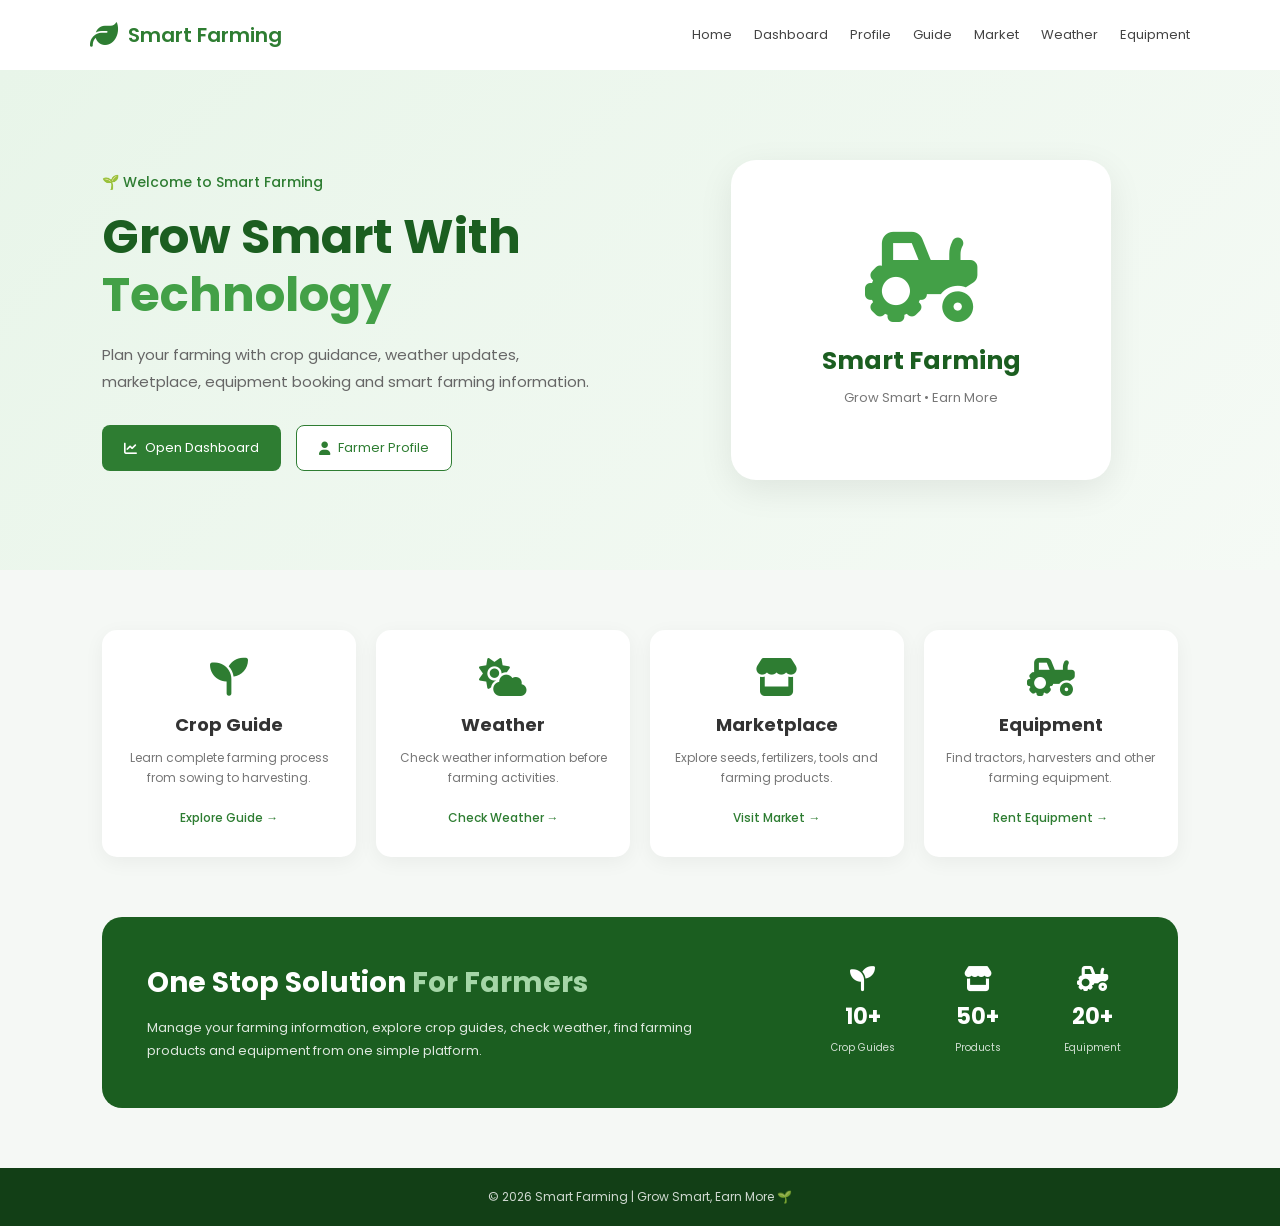
<file: index.html>
<!DOCTYPE html>
<html lang="en">

<head>

    <meta charset="UTF-8">
    <meta name="viewport" content="width=device-width, initial-scale=1.0">

    <title>Smart Farming</title>

    <link rel="stylesheet" href="style.css">

    <link href="https://fonts.googleapis.com/css2?family=Poppins:wght@300;400;500;600;700&display=swap"
        rel="stylesheet">

    <link rel="stylesheet"
        href="https://cdnjs.cloudflare.com/ajax/libs/font-awesome/6.6.0/css/all.min.css">

</head>

<body>

    <!-- HEADER -->

    <header>

        <div class="logo">

            <i class="fa-solid fa-leaf"></i>

            <span>Smart Farming</span>

        </div>


        <nav>

            <a href="index.html">Home</a>

            <a href="dashboard.html">Dashboard</a>

            <a href="profile.html">Profile</a>

            <a href="guide.html">Guide</a>

            <a href="marketplace.html">Market</a>

            <a href="weather.html">Weather</a>

            <a href="equipment.html">Equipment</a>

        </nav>

    </header>


    <!-- HERO -->

    <section class="hero">

        <div class="left">

            <span class="welcome">
                🌱 Welcome to Smart Farming
            </span>

            <h1>
                Grow Smart With
                <span>Technology</span>
            </h1>

            <p>
                Plan your farming with crop guidance,
                weather updates, marketplace,
                equipment booking and smart farming
                information.
            </p>


            <div class="buttons">

                <a href="dashboard.html" class="btn">

                    <i class="fa-solid fa-chart-line"></i>

                    Open Dashboard

                </a>


                <a href="profile.html" class="btn2">

                    <i class="fa-solid fa-user"></i>

                    Farmer Profile

                </a>

            </div>

        </div>


        <div class="right">

            <div class="farmer-placeholder">

                <i class="fa-solid fa-tractor"></i>

                <h2>Smart Farming</h2>

                <p>
                    Grow Smart • Earn More
                </p>

            </div>

        </div>

    </section>


    <!-- SERVICES -->

    <section class="services">


        <div class="card">

            <i class="fa-solid fa-seedling"></i>

            <h2>Crop Guide</h2>

            <p>
                Learn complete farming process
                from sowing to harvesting.
            </p>

            <a href="guide.html">
                Explore Guide →
            </a>

        </div>


        <div class="card">

            <i class="fa-solid fa-cloud-sun"></i>

            <h2>Weather</h2>

            <p>
                Check weather information
                before farming activities.
            </p>

            <a href="weather.html">
                Check Weather →
            </a>

        </div>


        <div class="card">

            <i class="fa-solid fa-store"></i>

            <h2>Marketplace</h2>

            <p>
                Explore seeds, fertilizers,
                tools and farming products.
            </p>

            <a href="marketplace.html">
                Visit Market →
            </a>

        </div>


        <div class="card">

            <i class="fa-solid fa-tractor"></i>

            <h2>Equipment</h2>

            <p>
                Find tractors, harvesters
                and other farming equipment.
            </p>

            <a href="equipment.html">
                Rent Equipment →
            </a>

        </div>

    </section>


    <!-- INFORMATION -->

    <section class="info-section">

        <div>

            <h2>
                One Stop Solution
                <span>For Farmers</span>
            </h2>

            <p>
                Manage your farming information,
                explore crop guides, check weather,
                find farming products and equipment
                from one simple platform.
            </p>

        </div>


        <div class="info-stats">

            <div>

                <i class="fa-solid fa-seedling"></i>

                <strong>10+</strong>

                <span>Crop Guides</span>

            </div>


            <div>

                <i class="fa-solid fa-store"></i>

                <strong>50+</strong>

                <span>Products</span>

            </div>


            <div>

                <i class="fa-solid fa-tractor"></i>

                <strong>20+</strong>

                <span>Equipment</span>

            </div>

        </div>

    </section>


    <!-- FOOTER -->

    <footer>

        <p>
            © 2026 Smart Farming | Grow Smart, Earn More 🌱
        </p>

    </footer>


</body>

</html>
</file>
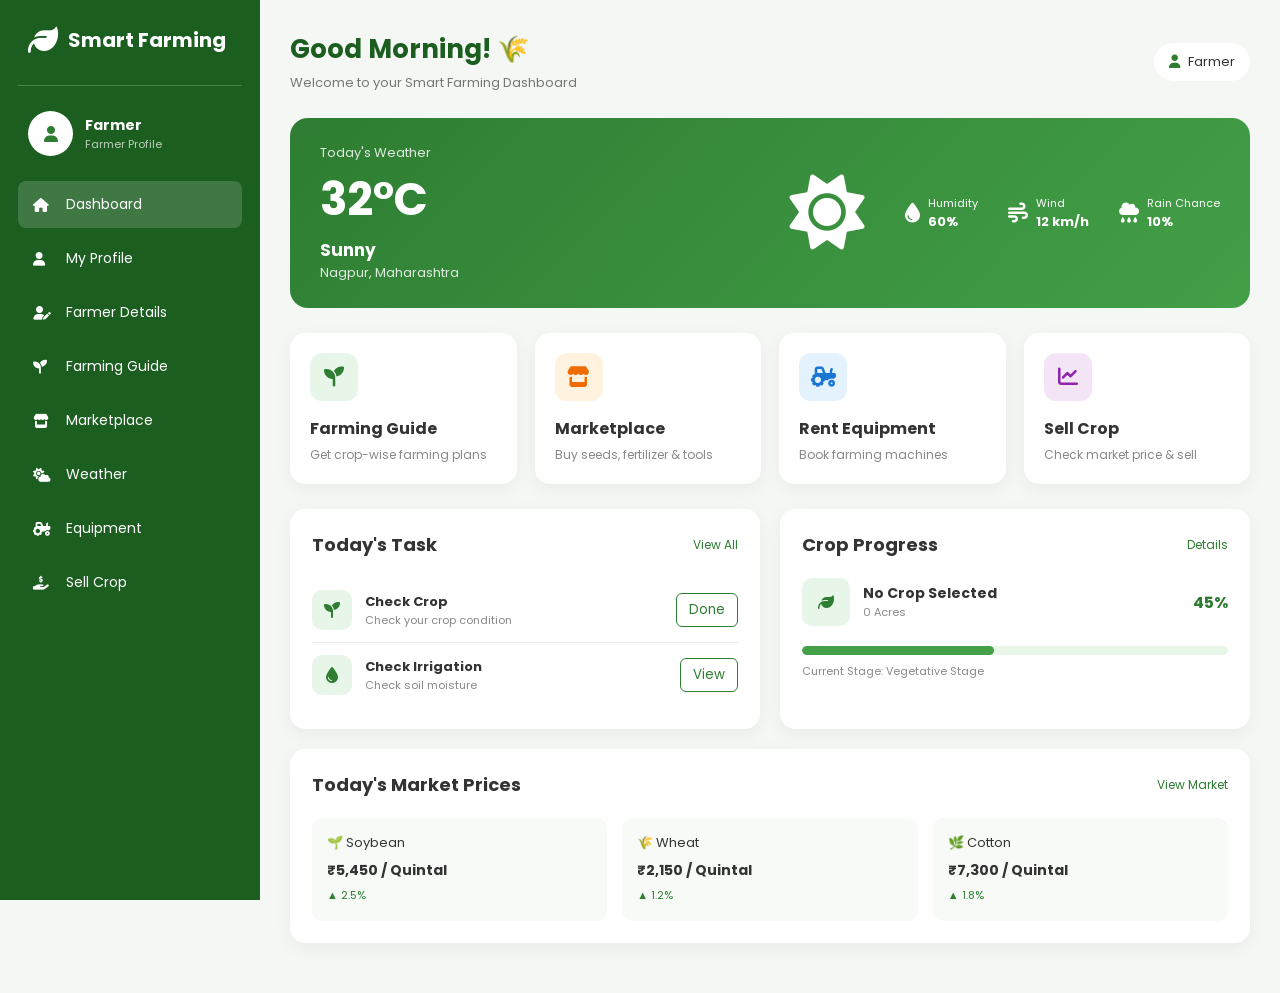
<file: dashboard.html>
<!DOCTYPE html>
<html lang="en">

<head>

    <meta charset="UTF-8">
    <meta name="viewport" content="width=device-width, initial-scale=1.0">

    <title>Dashboard | Smart Farming</title>

    <link rel="stylesheet" href="dashboard.css">

    <link href="https://fonts.googleapis.com/css2?family=Poppins:wght@300;400;500;600;700&display=swap"
        rel="stylesheet">

    <link rel="stylesheet"
        href="https://cdnjs.cloudflare.com/ajax/libs/font-awesome/6.6.0/css/all.min.css">

</head>

<body>

    <!-- SIDEBAR -->

    <aside class="sidebar">

        <div class="sidebar-logo">
            <i class="fa-solid fa-leaf"></i>
            <h2>Smart Farming</h2>
        </div>


        <div class="farmer-mini">

            <div class="profile-circle">
                <i class="fa-solid fa-user"></i>
            </div>

            <div>
                <h3 id="farmerName">Farmer</h3>
                <p>Farmer Profile</p>
            </div>

        </div>


        <!-- MENU -->

        <nav class="side-menu">

            <a href="dashboard.html" class="active">
                <i class="fa-solid fa-house"></i>
                Dashboard
            </a>

            <a href="profile.html">
                <i class="fa-solid fa-user"></i>
                My Profile
            </a>

            <a href="farmer.html">
                <i class="fa-solid fa-user-pen"></i>
                Farmer Details
            </a>

            <a href="guide.html">
                <i class="fa-solid fa-seedling"></i>
                Farming Guide
            </a>

            <a href="marketplace.html">
                <i class="fa-solid fa-store"></i>
                Marketplace
            </a>

            <a href="weather.html">
                <i class="fa-solid fa-cloud-sun"></i>
                Weather
            </a>

            <a href="equipment.html">
                <i class="fa-solid fa-tractor"></i>
                Equipment
            </a>

            <a href="sell.html">
                <i class="fa-solid fa-hand-holding-dollar"></i>
                Sell Crop
            </a>

        </nav>

    </aside>


    <!-- MAIN CONTENT -->

    <main class="main-content">


        <!-- TOPBAR -->

        <header class="topbar">

            <div>

                <h1>
                    Good Morning! 🌾
                </h1>

                <p>
                    Welcome to your Smart Farming Dashboard
                </p>

            </div>


            <div class="top-user">

                <i class="fa-solid fa-user"></i>

                <span id="topFarmerName">
                    Farmer
                </span>

            </div>

        </header>


        <!-- WEATHER CARD -->

        <section class="weather-card">

            <div>

                <p>Today's Weather</p>

                <h2>32°C</h2>

                <h3>Sunny</h3>

                <p>Nagpur, Maharashtra</p>

            </div>


            <div class="weather-icon">

                <i class="fa-solid fa-sun"></i>

            </div>


            <div class="weather-details">

                <div>

                    <i class="fa-solid fa-droplet"></i>

                    <span>
                        Humidity
                        <br>
                        <b>60%</b>
                    </span>

                </div>


                <div>

                    <i class="fa-solid fa-wind"></i>

                    <span>
                        Wind
                        <br>
                        <b>12 km/h</b>
                    </span>

                </div>


                <div>

                    <i class="fa-solid fa-cloud-rain"></i>

                    <span>
                        Rain Chance
                        <br>
                        <b>10%</b>
                    </span>

                </div>

            </div>

        </section>


        <!-- QUICK CARDS -->

        <section class="cards">


            <a href="guide.html" class="dashboard-card">

                <div class="card-icon green">
                    <i class="fa-solid fa-seedling"></i>
                </div>

                <h3>Farming Guide</h3>

                <p>
                    Get crop-wise farming plans
                </p>

            </a>


            <a href="marketplace.html" class="dashboard-card">

                <div class="card-icon orange">
                    <i class="fa-solid fa-store"></i>
                </div>

                <h3>Marketplace</h3>

                <p>
                    Buy seeds, fertilizer & tools
                </p>

            </a>


            <a href="equipment.html" class="dashboard-card">

                <div class="card-icon blue">
                    <i class="fa-solid fa-tractor"></i>
                </div>

                <h3>Rent Equipment</h3>

                <p>
                    Book farming machines
                </p>

            </a>


            <a href="sell.html" class="dashboard-card">

                <div class="card-icon purple">
                    <i class="fa-solid fa-chart-line"></i>
                </div>

                <h3>Sell Crop</h3>

                <p>
                    Check market price & sell
                </p>

            </a>

        </section>


        <!-- DASHBOARD GRID -->

        <section class="dashboard-grid">


            <!-- TODAY'S TASK -->

            <div class="panel">

                <div class="panel-title">

                    <h2>Today's Task</h2>

                    <a href="guide.html">
                        View All
                    </a>

                </div>


                <div class="task">

                    <div class="task-icon">
                        <i class="fa-solid fa-seedling"></i>
                    </div>


                    <div>

                        <h3>Check Crop</h3>

                        <p>
                            Check your crop condition
                        </p>

                    </div>


                    <button class="task-btn">
                        Done
                    </button>

                </div>


                <div class="task">

                    <div class="task-icon">
                        <i class="fa-solid fa-droplet"></i>
                    </div>


                    <div>

                        <h3>Check Irrigation</h3>

                        <p>
                            Check soil moisture
                        </p>

                    </div>


                    <button class="task-btn">
                        View
                    </button>

                </div>

            </div>


            <!-- CROP PROGRESS -->

            <div class="panel">

                <div class="panel-title">

                    <h2>Crop Progress</h2>

                    <a href="guide.html">
                        Details
                    </a>

                </div>


                <div class="crop-info">

                    <div class="crop-image">
                        <i class="fa-solid fa-leaf"></i>
                    </div>


                    <div>

                        <h3 id="dashboardCrop">
                            No Crop Selected
                        </h3>

                        <p id="dashboardLand">
                            0 Acres
                        </p>

                    </div>


                    <strong>
                        45%
                    </strong>

                </div>


                <div class="progress-bar">

                    <div></div>

                </div>


                <p class="stage">
                    Current Stage:
                    Vegetative Stage
                </p>

            </div>

        </section>


        <!-- MARKET PRICES -->

        <section class="panel market-panel">

            <div class="panel-title">

                <h2>
                    Today's Market Prices
                </h2>

                <a href="marketplace.html">
                    View Market
                </a>

            </div>


            <div class="market-list">


                <div>

                    <span>
                        🌱 Soybean
                    </span>

                    <strong>
                        ₹5,450 / Quintal
                    </strong>

                    <small>
                        ▲ 2.5%
                    </small>

                </div>


                <div>

                    <span>
                        🌾 Wheat
                    </span>

                    <strong>
                        ₹2,150 / Quintal
                    </strong>

                    <small>
                        ▲ 1.2%
                    </small>

                </div>


                <div>

                    <span>
                        🌿 Cotton
                    </span>

                    <strong>
                        ₹7,300 / Quintal
                    </strong>

                    <small>
                        ▲ 1.8%
                    </small>

                </div>

            </div>

        </section>


    </main>


    <!-- JAVASCRIPT -->

    <script src="script.js"></script>


</body>

</html>
</file>
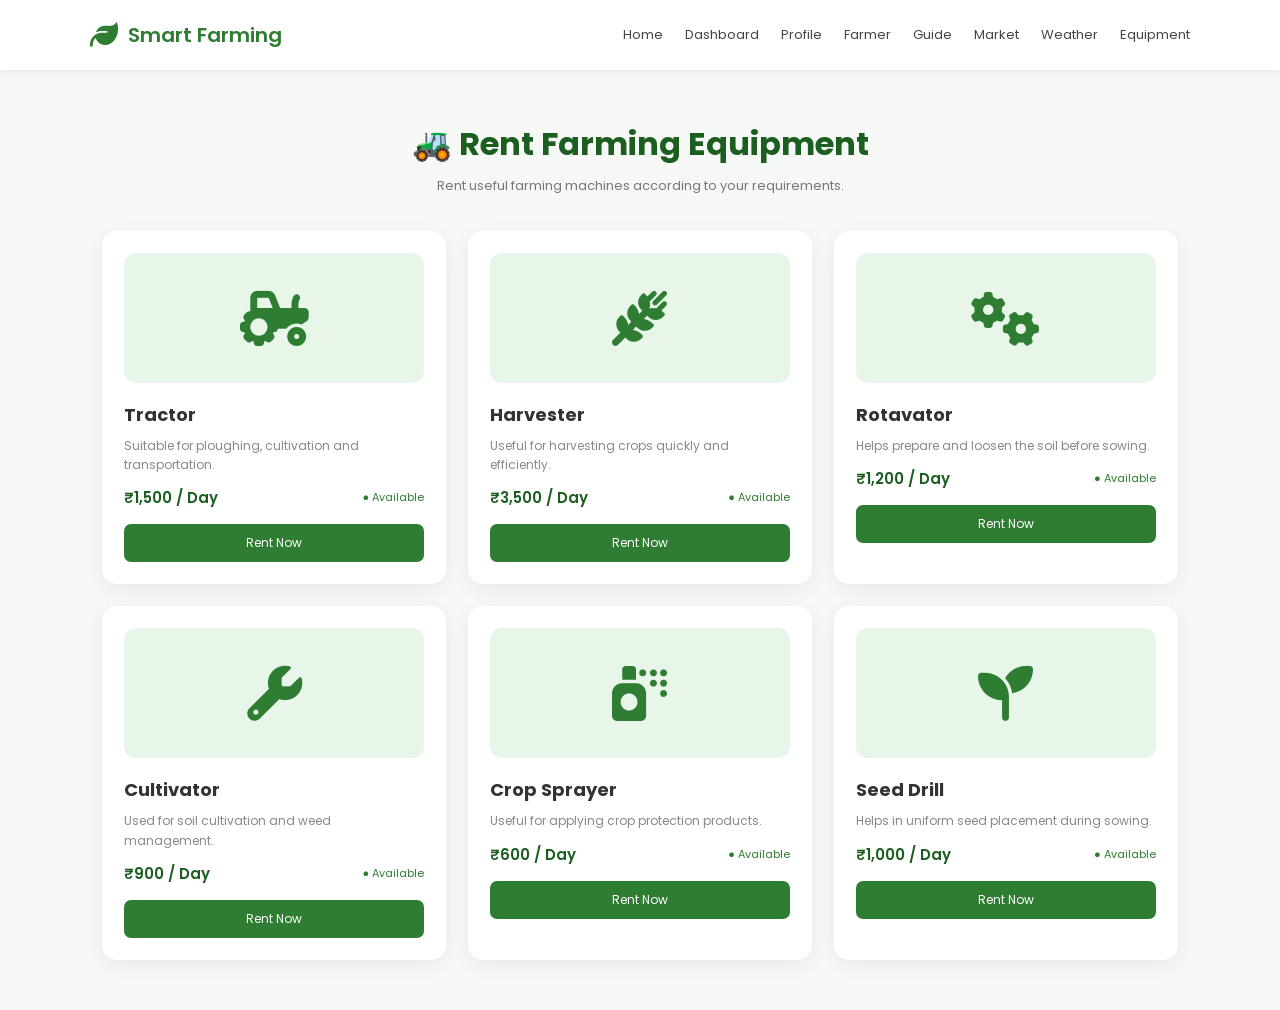
<file: equipment.html>
<!DOCTYPE html>
<html lang="en">

<head>

    <meta charset="UTF-8">
    <meta name="viewport" content="width=device-width, initial-scale=1.0">

    <title>Rent Equipment | Smart Farming</title>

    <link rel="stylesheet" href="style.css">

    <link href="https://fonts.googleapis.com/css2?family=Poppins:wght@300;400;500;600;700&display=swap"
        rel="stylesheet">

    <link rel="stylesheet"
        href="https://cdnjs.cloudflare.com/ajax/libs/font-awesome/6.6.0/css/all.min.css">

    <style>

        .equipment-page {
            padding: 50px 8%;
        }

        .equipment-heading {
            text-align: center;
            margin-bottom: 35px;
        }

        .equipment-heading h1 {
            color: #1b5e20;
            font-size: 32px;
        }

        .equipment-heading p {
            color: #777;
            font-size: 13px;
            margin-top: 8px;
        }

        .equipment-grid {
            display: grid;
            grid-template-columns: repeat(3, 1fr);
            gap: 22px;
        }

        .equipment-card {
            background: white;
            padding: 22px;
            border-radius: 15px;
            box-shadow: 0 5px 20px rgba(0,0,0,0.06);
            transition: 0.3s;
        }

        .equipment-card:hover {
            transform: translateY(-5px);
        }

        .equipment-icon {
            height: 130px;
            border-radius: 12px;
            background: #e8f5e9;
            color: #2e7d32;
            display: flex;
            align-items: center;
            justify-content: center;
            font-size: 55px;
            margin-bottom: 18px;
        }

        .equipment-card h2 {
            color: #333;
            font-size: 18px;
            margin-bottom: 8px;
        }

        .equipment-card p {
            color: #888;
            font-size: 12px;
            line-height: 1.6;
            margin-bottom: 12px;
        }

        .equipment-details {
            display: flex;
            justify-content: space-between;
            align-items: center;
            margin-bottom: 15px;
        }

        .rent-price {
            color: #1b5e20;
            font-weight: 600;
            font-size: 15px;
        }

        .availability {
            color: #2e7d32;
            font-size: 11px;
        }

        .rent-btn {
            width: 100%;
            padding: 10px;
            border: none;
            border-radius: 7px;
            background: #2e7d32;
            color: white;
            cursor: pointer;
            font-size: 12px;
        }

        .rent-btn:hover {
            background: #1b5e20;
        }

        @media (max-width: 900px) {

            .equipment-grid {
                grid-template-columns: repeat(2, 1fr);
            }

        }

        @media (max-width: 600px) {

            .equipment-page {
                padding: 35px 5%;
            }

            .equipment-grid {
                grid-template-columns: 1fr;
            }

        }

    </style>

</head>


<body>


    <!-- HEADER -->

    <header>

        <div class="logo">

            <i class="fa-solid fa-leaf"></i>

            <span>Smart Farming</span>

        </div>


        <nav>

            <a href="index.html">Home</a>

            <a href="dashboard.html">Dashboard</a>

            <a href="profile.html">Profile</a>

            <a href="farmer.html">Farmer</a>

            <a href="guide.html">Guide</a>

            <a href="marketplace.html">Market</a>

            <a href="weather.html">Weather</a>

            <a href="equipment.html">Equipment</a>

        </nav>

    </header>


    <!-- EQUIPMENT PAGE -->

    <main class="equipment-page">


        <div class="equipment-heading">

            <h1>🚜 Rent Farming Equipment</h1>

            <p>
                Rent useful farming machines according to your requirements.
            </p>

        </div>


        <section class="equipment-grid">


            <!-- TRACTOR -->

            <div class="equipment-card">

                <div class="equipment-icon">

                    <i class="fa-solid fa-tractor"></i>

                </div>

                <h2>Tractor</h2>

                <p>
                    Suitable for ploughing, cultivation and transportation.
                </p>

                <div class="equipment-details">

                    <span class="rent-price">
                        ₹1,500 / Day
                    </span>

                    <span class="availability">
                        ● Available
                    </span>

                </div>

                <button class="rent-btn">
                    Rent Now
                </button>

            </div>


            <!-- HARVESTER -->

            <div class="equipment-card">

                <div class="equipment-icon">

                    <i class="fa-solid fa-wheat-awn"></i>

                </div>

                <h2>Harvester</h2>

                <p>
                    Useful for harvesting crops quickly and efficiently.
                </p>

                <div class="equipment-details">

                    <span class="rent-price">
                        ₹3,500 / Day
                    </span>

                    <span class="availability">
                        ● Available
                    </span>

                </div>

                <button class="rent-btn">
                    Rent Now
                </button>

            </div>


            <!-- ROTAVATOR -->

            <div class="equipment-card">

                <div class="equipment-icon">

                    <i class="fa-solid fa-gears"></i>

                </div>

                <h2>Rotavator</h2>

                <p>
                    Helps prepare and loosen the soil before sowing.
                </p>

                <div class="equipment-details">

                    <span class="rent-price">
                        ₹1,200 / Day
                    </span>

                    <span class="availability">
                        ● Available
                    </span>

                </div>

                <button class="rent-btn">
                    Rent Now
                </button>

            </div>


            <!-- CULTIVATOR -->

            <div class="equipment-card">

                <div class="equipment-icon">

                    <i class="fa-solid fa-wrench"></i>

                </div>

                <h2>Cultivator</h2>

                <p>
                    Used for soil cultivation and weed management.
                </p>

                <div class="equipment-details">

                    <span class="rent-price">
                        ₹900 / Day
                    </span>

                    <span class="availability">
                        ● Available
                    </span>

                </div>

                <button class="rent-btn">
                    Rent Now
                </button>

            </div>


            <!-- SPRAYER -->

            <div class="equipment-card">

                <div class="equipment-icon">

                    <i class="fa-solid fa-spray-can"></i>

                </div>

                <h2>Crop Sprayer</h2>

                <p>
                    Useful for applying crop protection products.
                </p>

                <div class="equipment-details">

                    <span class="rent-price">
                        ₹600 / Day
                    </span>

                    <span class="availability">
                        ● Available
                    </span>

                </div>

                <button class="rent-btn">
                    Rent Now
                </button>

            </div>


            <!-- SEED DRILL -->

            <div class="equipment-card">

                <div class="equipment-icon">

                    <i class="fa-solid fa-seedling"></i>

                </div>

                <h2>Seed Drill</h2>

                <p>
                    Helps in uniform seed placement during sowing.
                </p>

                <div class="equipment-details">

                    <span class="rent-price">
                        ₹1,000 / Day
                    </span>

                    <span class="availability">
                        ● Available
                    </span>

                </div>

                <button class="rent-btn">
                    Rent Now
                </button>

            </div>


        </section>

    </main>


    <script>

        const rentButtons =
            document.querySelectorAll(".rent-btn");


        rentButtons.forEach(function(button) {

            button.addEventListener("click", function() {

                button.textContent = "✓ Booking Requested";

                button.style.background = "#1b5e20";

                setTimeout(function() {

                    button.textContent = "Rent Now";

                    button.style.background = "#2e7d32";

                }, 1800);

            });

        });

    </script>


</body>

</html>
</file>
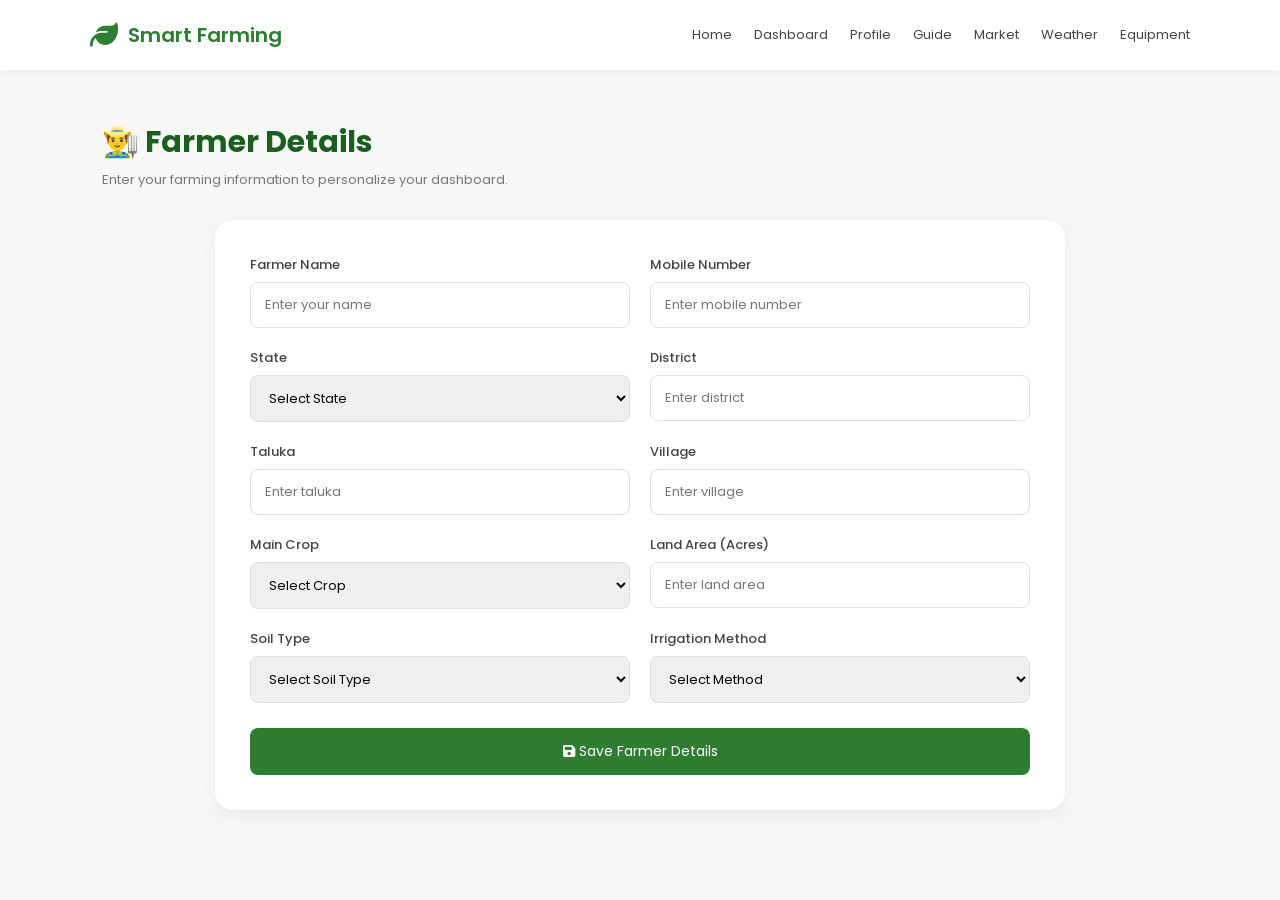
<file: farmer.html>
<!DOCTYPE html>
<html lang="en">

<head>

    <meta charset="UTF-8">
    <meta name="viewport" content="width=device-width, initial-scale=1.0">

    <title>Farmer Details | Smart Farming</title>

    <link rel="stylesheet" href="style.css">

    <link href="https://fonts.googleapis.com/css2?family=Poppins:wght@300;400;500;600;700&display=swap"
        rel="stylesheet">

    <link rel="stylesheet"
        href="https://cdnjs.cloudflare.com/ajax/libs/font-awesome/6.6.0/css/all.min.css">

    <style>

        .farmer-page {
            padding: 50px 8%;
        }

        .page-heading {
            margin-bottom: 30px;
        }

        .page-heading h1 {
            color: #1b5e20;
            font-size: 30px;
        }

        .page-heading p {
            color: #777;
            font-size: 13px;
            margin-top: 5px;
        }

        .farmer-form {
            max-width: 850px;
            margin: auto;
            background: white;
            padding: 35px;
            border-radius: 18px;
            box-shadow: 0 5px 20px rgba(0,0,0,0.06);
        }

        .form-grid {
            display: grid;
            grid-template-columns: 1fr 1fr;
            gap: 20px;
        }

        .form-group {
            display: flex;
            flex-direction: column;
        }

        .form-group.full {
            grid-column: 1 / -1;
        }

        .form-group label {
            font-size: 13px;
            font-weight: 500;
            margin-bottom: 7px;
            color: #444;
        }

        .form-group input,
        .form-group select {
            padding: 12px 14px;
            border: 1px solid #ddd;
            border-radius: 8px;
            outline: none;
            font-size: 13px;
        }

        .form-group input:focus,
        .form-group select:focus {
            border-color: #2e7d32;
        }

        .save-btn {
            margin-top: 25px;
            width: 100%;
            padding: 13px;
            border: none;
            border-radius: 8px;
            background: #2e7d32;
            color: white;
            font-size: 14px;
            cursor: pointer;
        }

        .save-btn:hover {
            background: #1b5e20;
        }

        .success-message {
            display: none;
            margin-top: 15px;
            padding: 12px;
            border-radius: 8px;
            background: #e8f5e9;
            color: #2e7d32;
            text-align: center;
            font-size: 13px;
        }

        @media (max-width: 700px) {

            .farmer-page {
                padding: 30px 5%;
            }

            .form-grid {
                grid-template-columns: 1fr;
            }

            .form-group.full {
                grid-column: auto;
            }

            .farmer-form {
                padding: 25px 20px;
            }

        }

    </style>

</head>


<body>


    <!-- HEADER -->

    <header>

        <div class="logo">

            <i class="fa-solid fa-leaf"></i>

            <span>Smart Farming</span>

        </div>


        <nav>

            <a href="index.html">Home</a>

            <a href="dashboard.html">Dashboard</a>

            <a href="profile.html">Profile</a>

            <a href="guide.html">Guide</a>

            <a href="marketplace.html">Market</a>

            <a href="weather.html">Weather</a>

            <a href="equipment.html">Equipment</a>

        </nav>

    </header>


    <!-- FARMER DETAILS -->

    <main class="farmer-page">


        <div class="page-heading">

            <h1>👨‍🌾 Farmer Details</h1>

            <p>
                Enter your farming information to personalize your dashboard.
            </p>

        </div>


        <form class="farmer-form" id="farmerForm">


            <div class="form-grid">


                <!-- NAME -->

                <div class="form-group">

                    <label for="name">
                        Farmer Name
                    </label>

                    <input
                        type="text"
                        id="name"
                        placeholder="Enter your name"
                        required
                    >

                </div>


                <!-- MOBILE -->

                <div class="form-group">

                    <label for="mobile">
                        Mobile Number
                    </label>

                    <input
                        type="tel"
                        id="mobile"
                        placeholder="Enter mobile number"
                        maxlength="10"
                        required
                    >

                </div>


                <!-- STATE -->

                <div class="form-group">

                    <label for="state">
                        State
                    </label>

                    <select id="state" required>

                        <option value="">
                            Select State
                        </option>

                        <option value="Maharashtra">
                            Maharashtra
                        </option>

                        <option value="Madhya Pradesh">
                            Madhya Pradesh
                        </option>

                        <option value="Gujarat">
                            Gujarat
                        </option>

                    </select>

                </div>


                <!-- DISTRICT -->

                <div class="form-group">

                    <label for="district">
                        District
                    </label>

                    <input
                        type="text"
                        id="district"
                        placeholder="Enter district"
                        required
                    >

                </div>


                <!-- TALUKA -->

                <div class="form-group">

                    <label for="taluka">
                        Taluka
                    </label>

                    <input
                        type="text"
                        id="taluka"
                        placeholder="Enter taluka"
                        required
                    >

                </div>


                <!-- VILLAGE -->

                <div class="form-group">

                    <label for="village">
                        Village
                    </label>

                    <input
                        type="text"
                        id="village"
                        placeholder="Enter village"
                        required
                    >

                </div>


                <!-- CROP -->

                <div class="form-group">

                    <label for="crop">
                        Main Crop
                    </label>

                    <select id="crop" required>

                        <option value="">
                            Select Crop
                        </option>

                        <option value="Soybean">
                            Soybean
                        </option>

                        <option value="Wheat">
                            Wheat
                        </option>

                        <option value="Cotton">
                            Cotton
                        </option>

                        <option value="Rice">
                            Rice
                        </option>

                        <option value="Maize">
                            Maize
                        </option>

                    </select>

                </div>


                <!-- LAND -->

                <div class="form-group">

                    <label for="land">
                        Land Area (Acres)
                    </label>

                    <input
                        type="number"
                        id="land"
                        placeholder="Enter land area"
                        min="0"
                        step="0.1"
                        required
                    >

                </div>


                <!-- SOIL -->

                <div class="form-group">

                    <label for="soil">
                        Soil Type
                    </label>

                    <select id="soil" required>

                        <option value="">
                            Select Soil Type
                        </option>

                        <option value="Black Soil">
                            Black Soil
                        </option>

                        <option value="Red Soil">
                            Red Soil
                        </option>

                        <option value="Alluvial Soil">
                            Alluvial Soil
                        </option>

                        <option value="Laterite Soil">
                            Laterite Soil
                        </option>

                    </select>

                </div>


                <!-- IRRIGATION -->

                <div class="form-group">

                    <label for="irrigation">
                        Irrigation Method
                    </label>

                    <select id="irrigation" required>

                        <option value="">
                            Select Method
                        </option>

                        <option value="Drip Irrigation">
                            Drip Irrigation
                        </option>

                        <option value="Sprinkler">
                            Sprinkler
                        </option>

                        <option value="Canal">
                            Canal
                        </option>

                        <option value="Rainfed">
                            Rainfed
                        </option>

                    </select>

                </div>

            </div>


            <button
                type="submit"
                class="save-btn"
            >

                <i class="fa-solid fa-floppy-disk"></i>

                Save Farmer Details

            </button>


            <div
                class="success-message"
                id="successMessage"
            >

                ✅ Farmer details saved successfully!

            </div>


        </form>

    </main>


    <script src="farmer.js"></script>

</body>

</html>
</file>
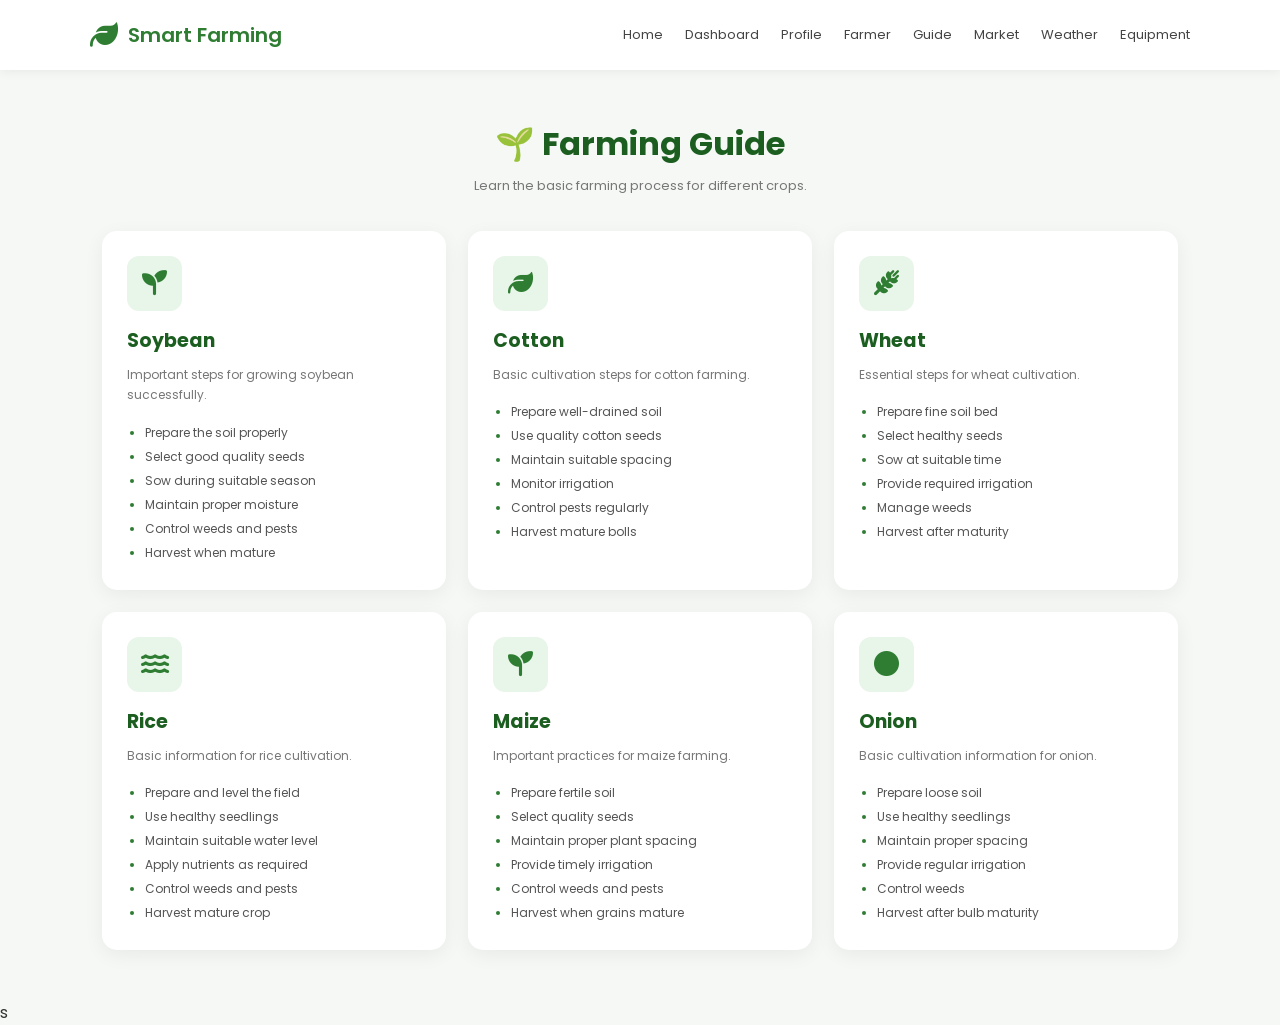
<file: guide.html>
<!DOCTYPE html>
<html lang="en">

<head>

    <meta charset="UTF-8">
    <meta name="viewport" content="width=device-width, initial-scale=1.0">

    <title>Farming Guide | Smart Farming</title>

    <link rel="stylesheet" href="style.css">

    <link href="https://fonts.googleapis.com/css2?family=Poppins:wght@300;400;500;600;700&display=swap"
        rel="stylesheet">

    <link rel="stylesheet"
        href="https://cdnjs.cloudflare.com/ajax/libs/font-awesome/6.6.0/css/all.min.css">

    <style>

        .guide-page {
            padding: 50px 8%;
        }

        .guide-heading {
            text-align: center;
            margin-bottom: 35px;
        }

        .guide-heading h1 {
            color: #1b5e20;
            font-size: 32px;
        }

        .guide-heading p {
            color: #777;
            font-size: 13px;
            margin-top: 8px;
        }

        .guide-grid {
            display: grid;
            grid-template-columns: repeat(3, 1fr);
            gap: 22px;
        }

        .guide-card {
            background: white;
            padding: 25px;
            border-radius: 15px;
            box-shadow: 0 5px 20px rgba(0,0,0,0.06);
            transition: 0.3s;
        }

        .guide-card:hover {
            transform: translateY(-5px);
        }

        .guide-icon {
            width: 55px;
            height: 55px;
            border-radius: 12px;
            background: #e8f5e9;
            color: #2e7d32;
            display: flex;
            align-items: center;
            justify-content: center;
            font-size: 25px;
            margin-bottom: 15px;
        }

        .guide-card h2 {
            color: #1b5e20;
            font-size: 19px;
            margin-bottom: 10px;
        }

        .guide-card p {
            color: #777;
            font-size: 12px;
            line-height: 1.7;
            margin-bottom: 15px;
        }

        .guide-card ul {
            padding-left: 18px;
            color: #555;
            font-size: 12px;
            line-height: 2;
        }

        .guide-card li::marker {
            color: #2e7d32;
        }

        @media (max-width: 900px) {

            .guide-grid {
                grid-template-columns: repeat(2, 1fr);
            }

        }

        @media (max-width: 600px) {

            .guide-page {
                padding: 35px 5%;
            }

            .guide-grid {
                grid-template-columns: 1fr;
            }

        }

    </style>

</head>


<body>


    <!-- HEADER -->

    <header>

        <div class="logo">

            <i class="fa-solid fa-leaf"></i>

            <span>Smart Farming</span>

        </div>


        <nav>

            <a href="index.html">Home</a>

            <a href="dashboard.html">Dashboard</a>

            <a href="profile.html">Profile</a>

            <a href="farmer.html">Farmer</a>

            <a href="guide.html">Guide</a>

            <a href="marketplace.html">Market</a>

            <a href="weather.html">Weather</a>

            <a href="equipment.html">Equipment</a>

        </nav>

    </header>


    <!-- GUIDE -->

    <main class="guide-page">


        <div class="guide-heading">

            <h1>🌱 Farming Guide</h1>

            <p>
                Learn the basic farming process for different crops.
            </p>

        </div>


        <section class="guide-grid">


            <!-- SOYBEAN -->

            <div class="guide-card">

                <div class="guide-icon">

                    <i class="fa-solid fa-seedling"></i>

                </div>

                <h2>Soybean</h2>

                <p>
                    Important steps for growing soybean successfully.
                </p>

                <ul>

                    <li>Prepare the soil properly</li>

                    <li>Select good quality seeds</li>

                    <li>Sow during suitable season</li>

                    <li>Maintain proper moisture</li>

                    <li>Control weeds and pests</li>

                    <li>Harvest when mature</li>

                </ul>

            </div>


            <!-- COTTON -->

            <div class="guide-card">

                <div class="guide-icon">

                    <i class="fa-solid fa-leaf"></i>

                </div>

                <h2>Cotton</h2>

                <p>
                    Basic cultivation steps for cotton farming.
                </p>

                <ul>

                    <li>Prepare well-drained soil</li>

                    <li>Use quality cotton seeds</li>

                    <li>Maintain suitable spacing</li>

                    <li>Monitor irrigation</li>

                    <li>Control pests regularly</li>

                    <li>Harvest mature bolls</li>

                </ul>

            </div>


            <!-- WHEAT -->

            <div class="guide-card">

                <div class="guide-icon">

                    <i class="fa-solid fa-wheat-awn"></i>

                </div>

                <h2>Wheat</h2>

                <p>
                    Essential steps for wheat cultivation.
                </p>

                <ul>

                    <li>Prepare fine soil bed</li>

                    <li>Select healthy seeds</li>

                    <li>Sow at suitable time</li>

                    <li>Provide required irrigation</li>

                    <li>Manage weeds</li>

                    <li>Harvest after maturity</li>

                </ul>

            </div>


            <!-- RICE -->

            <div class="guide-card">

                <div class="guide-icon">

                    <i class="fa-solid fa-water"></i>

                </div>

                <h2>Rice</h2>

                <p>
                    Basic information for rice cultivation.
                </p>

                <ul>

                    <li>Prepare and level the field</li>

                    <li>Use healthy seedlings</li>

                    <li>Maintain suitable water level</li>

                    <li>Apply nutrients as required</li>

                    <li>Control weeds and pests</li>

                    <li>Harvest mature crop</li>

                </ul>

            </div>


            <!-- MAIZE -->

            <div class="guide-card">

                <div class="guide-icon">

                    <i class="fa-solid fa-seedling"></i>

                </div>

                <h2>Maize</h2>

                <p>
                    Important practices for maize farming.
                </p>

                <ul>

                    <li>Prepare fertile soil</li>

                    <li>Select quality seeds</li>

                    <li>Maintain proper plant spacing</li>

                    <li>Provide timely irrigation</li>

                    <li>Control weeds and pests</li>

                    <li>Harvest when grains mature</li>

                </ul>

            </div>


            <!-- ONION -->

            <div class="guide-card">

                <div class="guide-icon">

                    <i class="fa-solid fa-circle"></i>

                </div>

                <h2>Onion</h2>

                <p>
                    Basic cultivation information for onion.
                </p>

                <ul>

                    <li>Prepare loose soil</li>

                    <li>Use healthy seedlings</li>

                    <li>Maintain proper spacing</li>

                    <li>Provide regular irrigation</li>

                    <li>Control weeds</li>

                    <li>Harvest after bulb maturity</li>

                </ul>

            </div>


        </section>

    </main>


</body>

</html>s
</file>
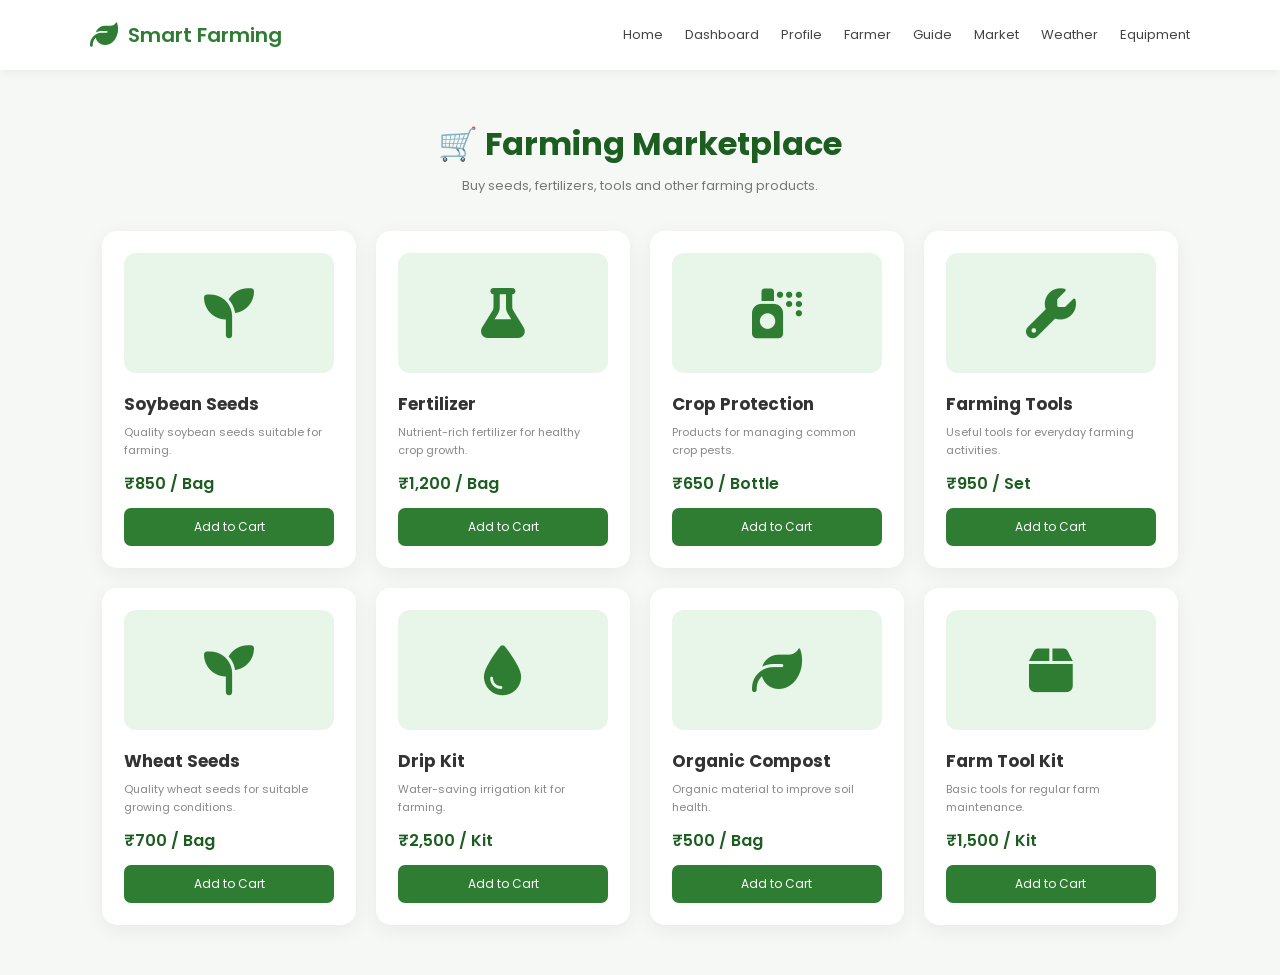
<file: marketplace.html>
<!DOCTYPE html>
<html lang="en">

<head>

    <meta charset="UTF-8">
    <meta name="viewport" content="width=device-width, initial-scale=1.0">

    <title>Marketplace | Smart Farming</title>

    <link rel="stylesheet" href="style.css">

    <link href="https://fonts.googleapis.com/css2?family=Poppins:wght@300;400;500;600;700&display=swap"
        rel="stylesheet">

    <link rel="stylesheet"
        href="https://cdnjs.cloudflare.com/ajax/libs/font-awesome/6.6.0/css/all.min.css">

    <style>

        .market-page {
            padding: 50px 8%;
        }

        .market-heading {
            text-align: center;
            margin-bottom: 35px;
        }

        .market-heading h1 {
            color: #1b5e20;
            font-size: 32px;
        }

        .market-heading p {
            color: #777;
            font-size: 13px;
            margin-top: 8px;
        }

        .product-grid {
            display: grid;
            grid-template-columns: repeat(4, 1fr);
            gap: 20px;
        }

        .product-card {
            background: white;
            padding: 22px;
            border-radius: 15px;
            box-shadow: 0 5px 20px rgba(0,0,0,0.06);
            transition: 0.3s;
        }

        .product-card:hover {
            transform: translateY(-5px);
        }

        .product-icon {
            height: 120px;
            border-radius: 12px;
            background: #e8f5e9;
            color: #2e7d32;
            display: flex;
            align-items: center;
            justify-content: center;
            font-size: 50px;
            margin-bottom: 18px;
        }

        .product-card h2 {
            color: #333;
            font-size: 17px;
            margin-bottom: 7px;
        }

        .product-card p {
            color: #888;
            font-size: 11px;
            line-height: 1.6;
            margin-bottom: 12px;
        }

        .price {
            color: #1b5e20;
            font-size: 16px;
            font-weight: 600;
            margin-bottom: 12px;
        }

        .buy-btn {
            width: 100%;
            padding: 10px;
            border: none;
            border-radius: 7px;
            background: #2e7d32;
            color: white;
            cursor: pointer;
            font-size: 12px;
        }

        .buy-btn:hover {
            background: #1b5e20;
        }

        @media (max-width: 1000px) {

            .product-grid {
                grid-template-columns: repeat(2, 1fr);
            }

        }

        @media (max-width: 600px) {

            .market-page {
                padding: 35px 5%;
            }

            .product-grid {
                grid-template-columns: 1fr;
            }

        }

    </style>

</head>


<body>


    <!-- HEADER -->

    <header>

        <div class="logo">

            <i class="fa-solid fa-leaf"></i>

            <span>Smart Farming</span>

        </div>


        <nav>

            <a href="index.html">Home</a>

            <a href="dashboard.html">Dashboard</a>

            <a href="profile.html">Profile</a>

            <a href="farmer.html">Farmer</a>

            <a href="guide.html">Guide</a>

            <a href="marketplace.html">Market</a>

            <a href="weather.html">Weather</a>

            <a href="equipment.html">Equipment</a>

        </nav>

    </header>


    <!-- MARKETPLACE -->

    <main class="market-page">


        <div class="market-heading">

            <h1>🛒 Farming Marketplace</h1>

            <p>
                Buy seeds, fertilizers, tools and other farming products.
            </p>

        </div>


        <section class="product-grid">


            <!-- PRODUCT 1 -->

            <div class="product-card">

                <div class="product-icon">

                    <i class="fa-solid fa-seedling"></i>

                </div>

                <h2>Soybean Seeds</h2>

                <p>
                    Quality soybean seeds suitable for farming.
                </p>

                <div class="price">
                    ₹850 / Bag
                </div>

                <button class="buy-btn">
                    Add to Cart
                </button>

            </div>


            <!-- PRODUCT 2 -->

            <div class="product-card">

                <div class="product-icon">

                    <i class="fa-solid fa-flask"></i>

                </div>

                <h2>Fertilizer</h2>

                <p>
                    Nutrient-rich fertilizer for healthy crop growth.
                </p>

                <div class="price">
                    ₹1,200 / Bag
                </div>

                <button class="buy-btn">
                    Add to Cart
                </button>

            </div>


            <!-- PRODUCT 3 -->

            <div class="product-card">

                <div class="product-icon">

                    <i class="fa-solid fa-spray-can"></i>

                </div>

                <h2>Crop Protection</h2>

                <p>
                    Products for managing common crop pests.
                </p>

                <div class="price">
                    ₹650 / Bottle
                </div>

                <button class="buy-btn">
                    Add to Cart
                </button>

            </div>


            <!-- PRODUCT 4 -->

            <div class="product-card">

                <div class="product-icon">

                    <i class="fa-solid fa-wrench"></i>

                </div>

                <h2>Farming Tools</h2>

                <p>
                    Useful tools for everyday farming activities.
                </p>

                <div class="price">
                    ₹950 / Set
                </div>

                <button class="buy-btn">
                    Add to Cart
                </button>

            </div>


            <!-- PRODUCT 5 -->

            <div class="product-card">

                <div class="product-icon">

                    <i class="fa-solid fa-seedling"></i>

                </div>

                <h2>Wheat Seeds</h2>

                <p>
                    Quality wheat seeds for suitable growing conditions.
                </p>

                <div class="price">
                    ₹700 / Bag
                </div>

                <button class="buy-btn">
                    Add to Cart
                </button>

            </div>


            <!-- PRODUCT 6 -->

            <div class="product-card">

                <div class="product-icon">

                    <i class="fa-solid fa-droplet"></i>

                </div>

                <h2>Drip Kit</h2>

                <p>
                    Water-saving irrigation kit for farming.
                </p>

                <div class="price">
                    ₹2,500 / Kit
                </div>

                <button class="buy-btn">
                    Add to Cart
                </button>

            </div>


            <!-- PRODUCT 7 -->

            <div class="product-card">

                <div class="product-icon">

                    <i class="fa-solid fa-leaf"></i>

                </div>

                <h2>Organic Compost</h2>

                <p>
                    Organic material to improve soil health.
                </p>

                <div class="price">
                    ₹500 / Bag
                </div>

                <button class="buy-btn">
                    Add to Cart
                </button>

            </div>


            <!-- PRODUCT 8 -->

            <div class="product-card">

                <div class="product-icon">

                    <i class="fa-solid fa-box"></i>

                </div>

                <h2>Farm Tool Kit</h2>

                <p>
                    Basic tools for regular farm maintenance.
                </p>

                <div class="price">
                    ₹1,500 / Kit
                </div>

                <button class="buy-btn">
                    Add to Cart
                </button>

            </div>


        </section>

    </main>


    <script>

        const buttons =
            document.querySelectorAll(".buy-btn");

        buttons.forEach(function(button) {

            button.addEventListener("click", function() {

                button.textContent = "✓ Added";

                button.style.background = "#1b5e20";

                setTimeout(function() {

                    button.textContent = "Add to Cart";

                    button.style.background = "#2e7d32";

                }, 1500);

            });

        });

    </script>


</body>

</html>
</file>
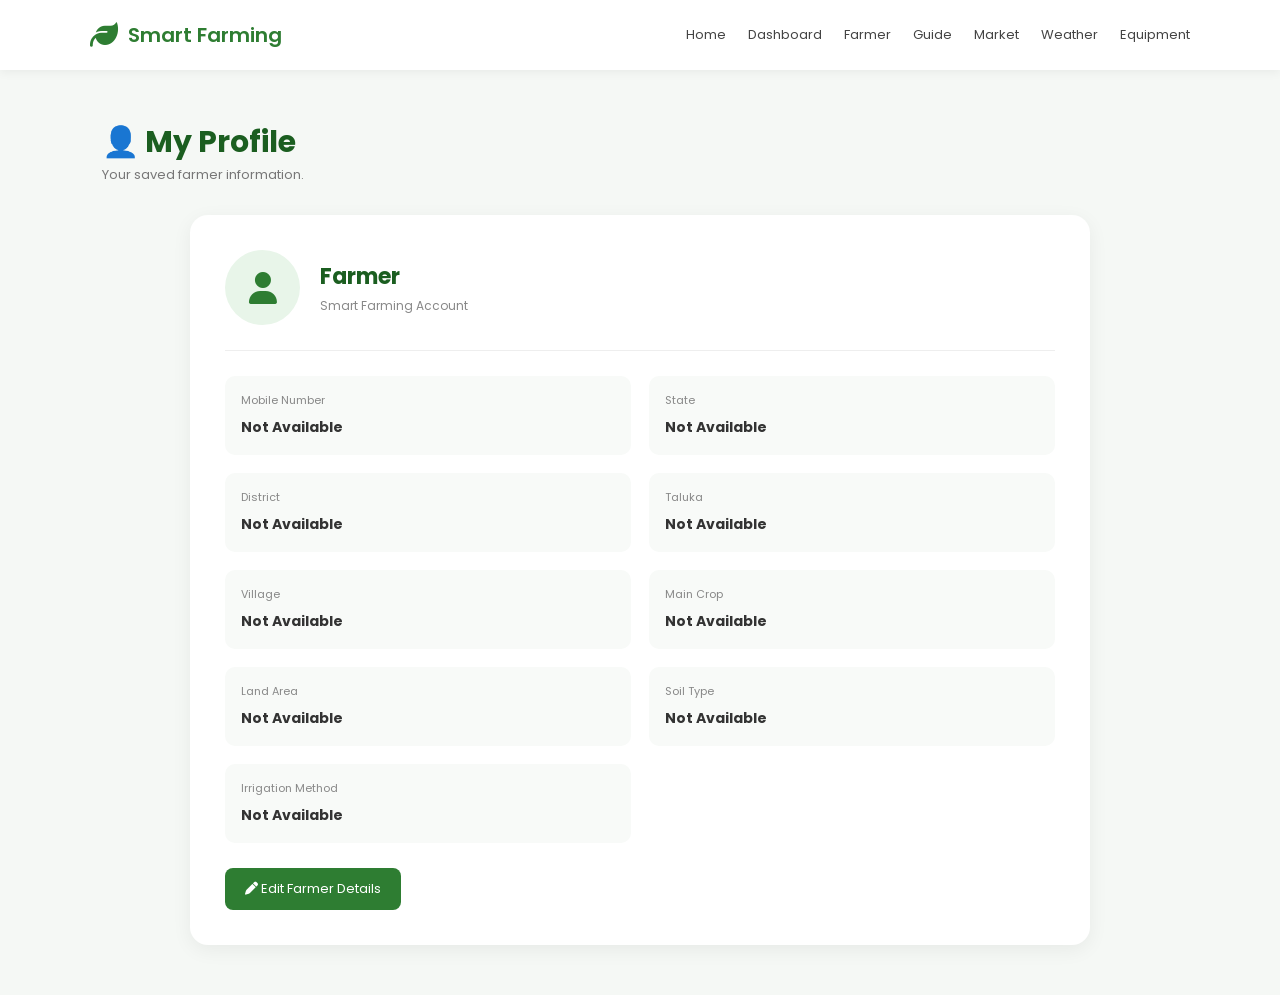
<file: profile.html>
<!DOCTYPE html>
<html lang="en">

<head>

    <meta charset="UTF-8">
    <meta name="viewport" content="width=device-width, initial-scale=1.0">

    <title>My Profile | Smart Farming</title>

    <link rel="stylesheet" href="style.css">

    <link href="https://fonts.googleapis.com/css2?family=Poppins:wght@300;400;500;600;700&display=swap"
        rel="stylesheet">

    <link rel="stylesheet"
        href="https://cdnjs.cloudflare.com/ajax/libs/font-awesome/6.6.0/css/all.min.css">

    <style>

        .profile-page {
            padding: 50px 8%;
        }

        .profile-heading {
            margin-bottom: 30px;
        }

        .profile-heading h1 {
            color: #1b5e20;
            font-size: 30px;
        }

        .profile-heading p {
            color: #777;
            font-size: 13px;
        }

        .profile-container {
            max-width: 900px;
            margin: auto;
            background: white;
            padding: 35px;
            border-radius: 18px;
            box-shadow: 0 5px 20px rgba(0,0,0,0.06);
        }

        .profile-top {
            display: flex;
            align-items: center;
            gap: 20px;
            padding-bottom: 25px;
            border-bottom: 1px solid #eee;
            margin-bottom: 25px;
        }

        .profile-icon {
            width: 75px;
            height: 75px;
            border-radius: 50%;
            background: #e8f5e9;
            color: #2e7d32;
            display: flex;
            align-items: center;
            justify-content: center;
            font-size: 32px;
        }

        .profile-top h2 {
            color: #1b5e20;
            font-size: 22px;
        }

        .profile-top p {
            color: #888;
            font-size: 12px;
            margin-top: 4px;
        }

        .profile-grid {
            display: grid;
            grid-template-columns: 1fr 1fr;
            gap: 18px;
        }

        .profile-item {
            background: #f8faf8;
            padding: 16px;
            border-radius: 10px;
        }

        .profile-item span {
            display: block;
            color: #888;
            font-size: 11px;
            margin-bottom: 5px;
        }

        .profile-item strong {
            color: #333;
            font-size: 14px;
        }

        .edit-btn {
            display: inline-block;
            margin-top: 25px;
            padding: 11px 20px;
            background: #2e7d32;
            color: white;
            text-decoration: none;
            border-radius: 8px;
            font-size: 13px;
        }

        .edit-btn:hover {
            background: #1b5e20;
        }

        @media (max-width: 650px) {

            .profile-page {
                padding: 30px 5%;
            }

            .profile-container {
                padding: 25px 20px;
            }

            .profile-grid {
                grid-template-columns: 1fr;
            }

        }

    </style>

</head>


<body>


    <!-- HEADER -->

    <header>

        <div class="logo">

            <i class="fa-solid fa-leaf"></i>

            <span>Smart Farming</span>

        </div>


        <nav>

            <a href="index.html">Home</a>

            <a href="dashboard.html">Dashboard</a>

            <a href="farmer.html">Farmer</a>

            <a href="guide.html">Guide</a>

            <a href="marketplace.html">Market</a>

            <a href="weather.html">Weather</a>

            <a href="equipment.html">Equipment</a>

        </nav>

    </header>


    <!-- PROFILE -->

    <main class="profile-page">


        <div class="profile-heading">

            <h1>👤 My Profile</h1>

            <p>
                Your saved farmer information.
            </p>

        </div>


        <div class="profile-container">


            <div class="profile-top">

                <div class="profile-icon">

                    <i class="fa-solid fa-user"></i>

                </div>


                <div>

                    <h2 id="profileName">
                        Farmer
                    </h2>

                    <p>
                        Smart Farming Account
                    </p>

                </div>

            </div>


            <div class="profile-grid">


                <div class="profile-item">

                    <span>Mobile Number</span>

                    <strong id="profileMobile">
                        Not Available
                    </strong>

                </div>


                <div class="profile-item">

                    <span>State</span>

                    <strong id="profileState">
                        Not Available
                    </strong>

                </div>


                <div class="profile-item">

                    <span>District</span>

                    <strong id="profileDistrict">
                        Not Available
                    </strong>

                </div>


                <div class="profile-item">

                    <span>Taluka</span>

                    <strong id="profileTaluka">
                        Not Available
                    </strong>

                </div>


                <div class="profile-item">

                    <span>Village</span>

                    <strong id="profileVillage">
                        Not Available
                    </strong>

                </div>


                <div class="profile-item">

                    <span>Main Crop</span>

                    <strong id="profileCrop">
                        Not Available
                    </strong>

                </div>


                <div class="profile-item">

                    <span>Land Area</span>

                    <strong id="profileLand">
                        Not Available
                    </strong>

                </div>


                <div class="profile-item">

                    <span>Soil Type</span>

                    <strong id="profileSoil">
                        Not Available
                    </strong>

                </div>


                <div class="profile-item">

                    <span>Irrigation Method</span>

                    <strong id="profileIrrigation">
                        Not Available
                    </strong>

                </div>

            </div>


            <a href="farmer.html" class="edit-btn">

                <i class="fa-solid fa-pen"></i>

                Edit Farmer Details

            </a>


        </div>

    </main>


    <script src="profile.js"></script>

</body>

</html>
</file>
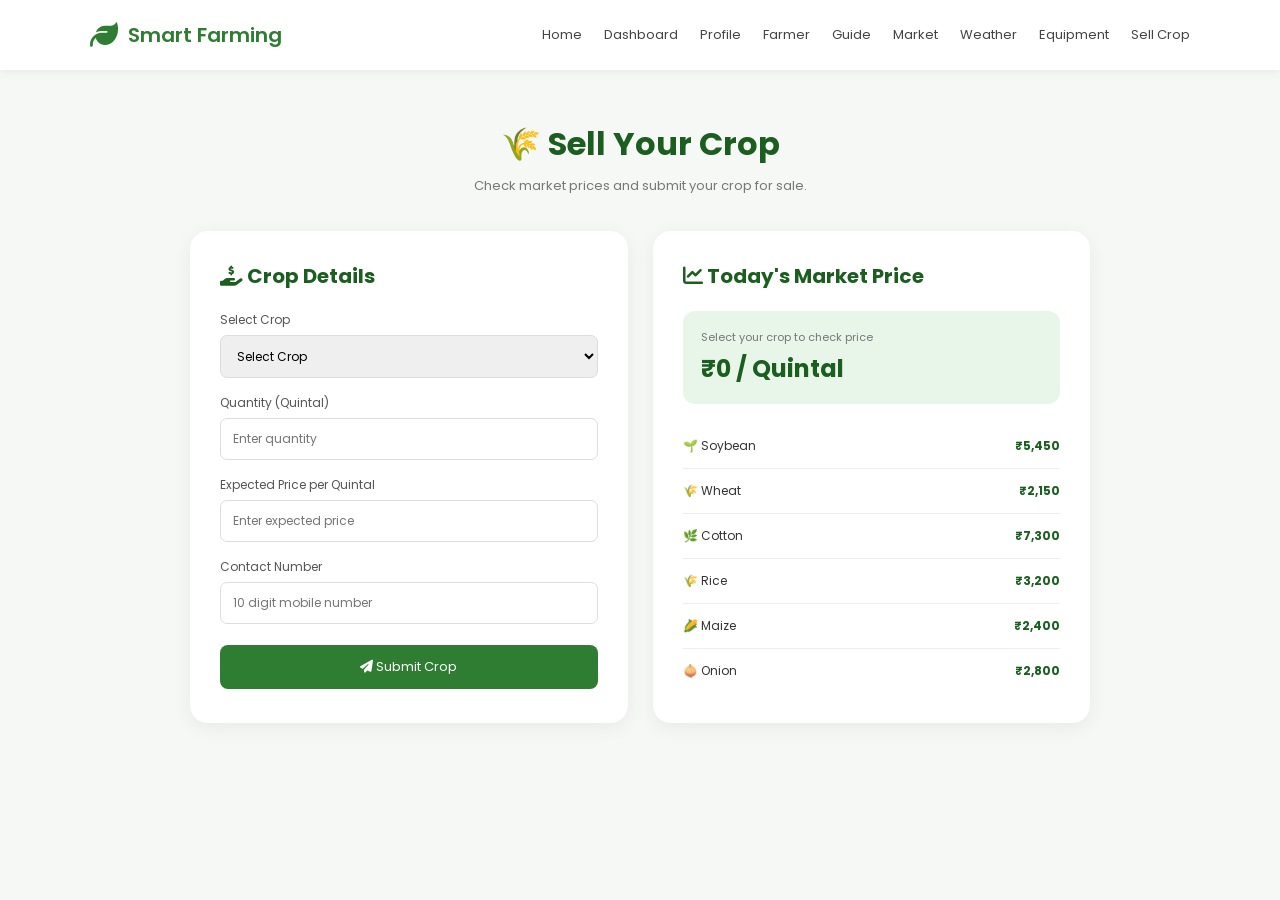
<file: sell.html>
<!DOCTYPE html>
<html lang="en">

<head>

    <meta charset="UTF-8">
    <meta name="viewport" content="width=device-width, initial-scale=1.0">

    <title>Sell Crop | Smart Farming</title>

    <link rel="stylesheet" href="style.css">

    <link href="https://fonts.googleapis.com/css2?family=Poppins:wght@300;400;500;600;700&display=swap"
        rel="stylesheet">

    <link rel="stylesheet"
        href="https://cdnjs.cloudflare.com/ajax/libs/font-awesome/6.6.0/css/all.min.css">

    <style>

        .sell-page {
            padding: 50px 8%;
        }

        .sell-heading {
            text-align: center;
            margin-bottom: 35px;
        }

        .sell-heading h1 {
            color: #1b5e20;
            font-size: 32px;
        }

        .sell-heading p {
            color: #777;
            font-size: 13px;
            margin-top: 8px;
        }

        .sell-container {
            max-width: 900px;
            margin: auto;
            display: grid;
            grid-template-columns: 1fr 1fr;
            gap: 25px;
        }

        .sell-card {
            background: white;
            padding: 30px;
            border-radius: 18px;
            box-shadow: 0 5px 20px rgba(0,0,0,0.06);
        }

        .sell-card h2 {
            color: #1b5e20;
            font-size: 20px;
            margin-bottom: 20px;
        }

        .form-group {
            margin-bottom: 16px;
        }

        .form-group label {
            display: block;
            color: #555;
            font-size: 12px;
            margin-bottom: 6px;
        }

        .form-group input,
        .form-group select {
            width: 100%;
            padding: 11px 12px;
            border: 1px solid #ddd;
            border-radius: 7px;
            outline: none;
            font-family: 'Poppins', sans-serif;
            font-size: 12px;
        }

        .form-group input:focus,
        .form-group select:focus {
            border-color: #2e7d32;
        }

        .sell-btn {
            width: 100%;
            padding: 12px;
            border: none;
            border-radius: 8px;
            background: #2e7d32;
            color: white;
            font-size: 13px;
            cursor: pointer;
            margin-top: 5px;
        }

        .sell-btn:hover {
            background: #1b5e20;
        }

        .price-box {
            background: #e8f5e9;
            padding: 18px;
            border-radius: 12px;
            margin-bottom: 20px;
        }

        .price-box span {
            display: block;
            color: #777;
            font-size: 11px;
        }

        .price-box strong {
            display: block;
            color: #1b5e20;
            font-size: 24px;
            margin-top: 5px;
        }

        .market-item {
            display: flex;
            justify-content: space-between;
            padding: 13px 0;
            border-bottom: 1px solid #eee;
            font-size: 12px;
        }

        .market-item:last-child {
            border-bottom: none;
        }

        .market-item strong {
            color: #1b5e20;
        }

        .success-message {
            display: none;
            background: #e8f5e9;
            color: #1b5e20;
            padding: 12px;
            border-radius: 8px;
            text-align: center;
            margin-top: 15px;
            font-size: 12px;
        }

        @media (max-width: 750px) {

            .sell-page {
                padding: 35px 5%;
            }

            .sell-container {
                grid-template-columns: 1fr;
            }

        }

    </style>

</head>


<body>


    <!-- HEADER -->

    <header>

        <div class="logo">

            <i class="fa-solid fa-leaf"></i>

            <span>Smart Farming</span>

        </div>


        <nav>

            <a href="index.html">Home</a>

            <a href="dashboard.html">Dashboard</a>

            <a href="profile.html">Profile</a>

            <a href="farmer.html">Farmer</a>

            <a href="guide.html">Guide</a>

            <a href="marketplace.html">Market</a>

            <a href="weather.html">Weather</a>

            <a href="equipment.html">Equipment</a>

            <a href="sell.html">Sell Crop</a>

        </nav>

    </header>


    <!-- SELL PAGE -->

    <main class="sell-page">


        <div class="sell-heading">

            <h1>🌾 Sell Your Crop</h1>

            <p>
                Check market prices and submit your crop for sale.
            </p>

        </div>


        <section class="sell-container">


            <!-- SELL FORM -->

            <div class="sell-card">

                <h2>
                    <i class="fa-solid fa-hand-holding-dollar"></i>
                    Crop Details
                </h2>


                <form id="sellForm">


                    <div class="form-group">

                        <label>
                            Select Crop
                        </label>

                        <select id="crop" required>

                            <option value="">
                                Select Crop
                            </option>

                            <option value="Soybean">
                                Soybean
                            </option>

                            <option value="Wheat">
                                Wheat
                            </option>

                            <option value="Cotton">
                                Cotton
                            </option>

                            <option value="Rice">
                                Rice
                            </option>

                            <option value="Maize">
                                Maize
                            </option>

                            <option value="Onion">
                                Onion
                            </option>

                        </select>

                    </div>


                    <div class="form-group">

                        <label>
                            Quantity (Quintal)
                        </label>

                        <input
                            type="number"
                            id="quantity"
                            placeholder="Enter quantity"
                            min="1"
                            required
                        >

                    </div>


                    <div class="form-group">

                        <label>
                            Expected Price per Quintal
                        </label>

                        <input
                            type="number"
                            id="price"
                            placeholder="Enter expected price"
                            min="1"
                            required
                        >

                    </div>


                    <div class="form-group">

                        <label>
                            Contact Number
                        </label>

                        <input
                            type="tel"
                            id="mobile"
                            placeholder="10 digit mobile number"
                            maxlength="10"
                            required
                        >

                    </div>


                    <button
                        type="submit"
                        class="sell-btn">

                        <i class="fa-solid fa-paper-plane"></i>

                        Submit Crop

                    </button>


                    <div
                        class="success-message"
                        id="successMessage">

                        ✓ Crop details submitted successfully!

                    </div>


                </form>

            </div>


            <!-- MARKET PRICE -->

            <div class="sell-card">

                <h2>
                    <i class="fa-solid fa-chart-line"></i>
                    Today's Market Price
                </h2>


                <div class="price-box">

                    <span>
                        Select your crop to check price
                    </span>

                    <strong id="selectedPrice">
                        ₹0 / Quintal
                    </strong>

                </div>


                <div class="market-item">

                    <span>
                        🌱 Soybean
                    </span>

                    <strong>
                        ₹5,450
                    </strong>

                </div>


                <div class="market-item">

                    <span>
                        🌾 Wheat
                    </span>

                    <strong>
                        ₹2,150
                    </strong>

                </div>


                <div class="market-item">

                    <span>
                        🌿 Cotton
                    </span>

                    <strong>
                        ₹7,300
                    </strong>

                </div>


                <div class="market-item">

                    <span>
                        🌾 Rice
                    </span>

                    <strong>
                        ₹3,200
                    </strong>

                </div>


                <div class="market-item">

                    <span>
                        🌽 Maize
                    </span>

                    <strong>
                        ₹2,400
                    </strong>

                </div>


                <div class="market-item">

                    <span>
                        🧅 Onion
                    </span>

                    <strong>
                        ₹2,800
                    </strong>

                </div>


            </div>


        </section>

    </main>


    <script>

        // =====================================
        // MARKET PRICE
        // =====================================

        const cropSelect =
            document.getElementById("crop");

        const selectedPrice =
            document.getElementById("selectedPrice");


        const prices = {

            Soybean: 5450,

            Wheat: 2150,

            Cotton: 7300,

            Rice: 3200,

            Maize: 2400,

            Onion: 2800

        };


        cropSelect.addEventListener("change", function() {

            const crop = cropSelect.value;


            if (prices[crop]) {

                selectedPrice.textContent =
                    "₹" + prices[crop] + " / Quintal";

            } else {

                selectedPrice.textContent =
                    "₹0 / Quintal";

            }

        });


        // =====================================
        // FORM SUBMIT
        // =====================================

        const sellForm =
            document.getElementById("sellForm");

        const successMessage =
            document.getElementById("successMessage");


        sellForm.addEventListener("submit", function(event) {

            event.preventDefault();


            const mobile =
                document.getElementById("mobile").value;


            if (!/^[0-9]{10}$/.test(mobile)) {

                alert(
                    "Please enter a valid 10 digit mobile number."
                );

                return;

            }


            successMessage.style.display = "block";


            sellForm.reset();


            selectedPrice.textContent =
                "₹0 / Quintal";


            setTimeout(function() {

                successMessage.style.display = "none";

            }, 3000);

        });

    </script>


</body>

</html>
</file>
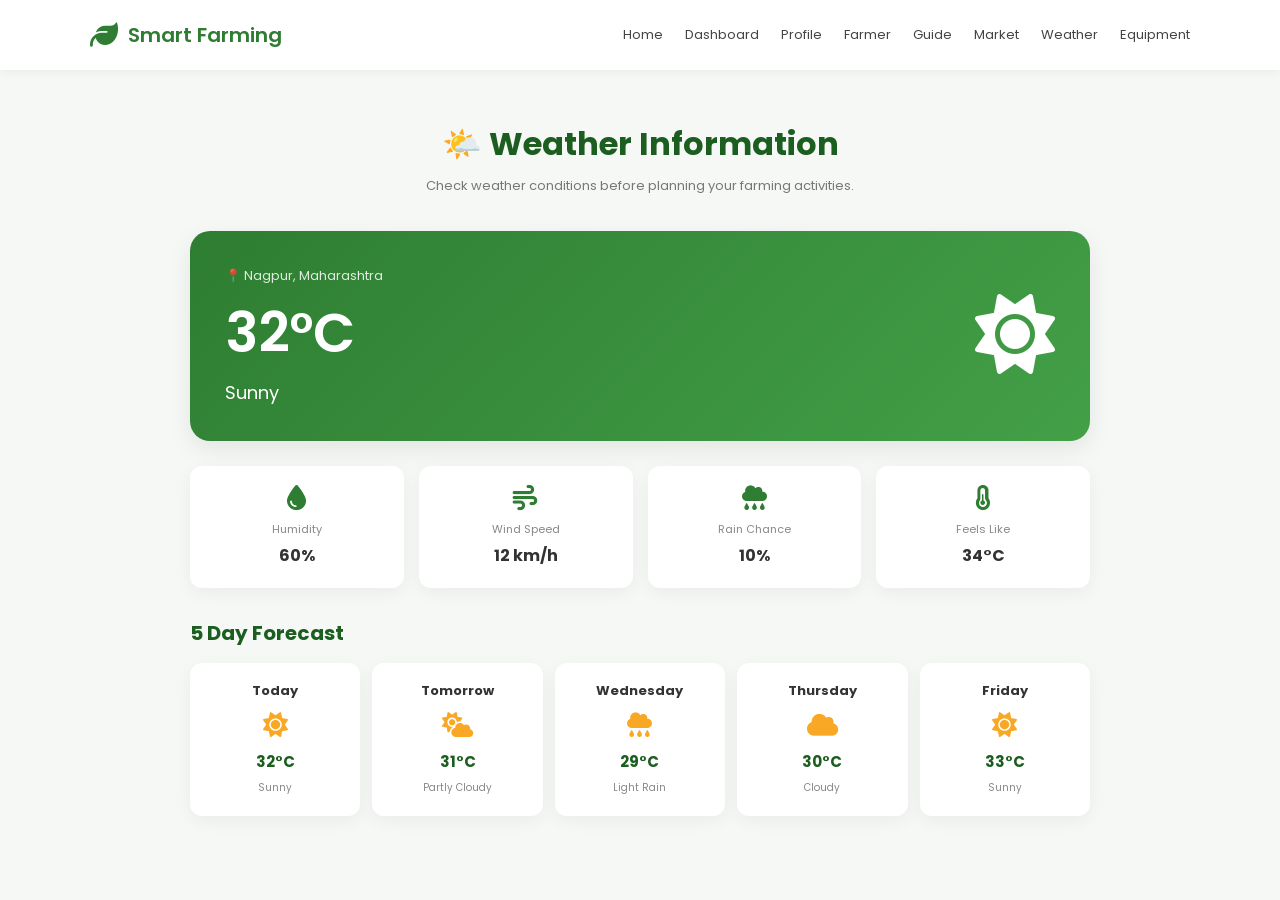
<file: weather.html>
<!DOCTYPE html>
<html lang="en">

<head>

    <meta charset="UTF-8">
    <meta name="viewport" content="width=device-width, initial-scale=1.0">

    <title>Weather | Smart Farming</title>

    <link rel="stylesheet" href="style.css">

    <link href="https://fonts.googleapis.com/css2?family=Poppins:wght@300;400;500;600;700&display=swap"
        rel="stylesheet">

    <link rel="stylesheet"
        href="https://cdnjs.cloudflare.com/ajax/libs/font-awesome/6.6.0/css/all.min.css">

    <style>

        .weather-page {
            padding: 50px 8%;
        }

        .weather-heading {
            text-align: center;
            margin-bottom: 35px;
        }

        .weather-heading h1 {
            color: #1b5e20;
            font-size: 32px;
        }

        .weather-heading p {
            color: #777;
            font-size: 13px;
            margin-top: 8px;
        }

        .weather-main-card {
            max-width: 900px;
            margin: auto;
            background: linear-gradient(135deg, #2e7d32, #43a047);
            color: white;
            padding: 35px;
            border-radius: 20px;
            display: flex;
            justify-content: space-between;
            align-items: center;
            box-shadow: 0 8px 25px rgba(0,0,0,0.08);
        }

        .location {
            font-size: 13px;
            opacity: 0.85;
        }

        .temperature {
            font-size: 55px;
            font-weight: 600;
            margin: 5px 0;
        }

        .condition {
            font-size: 18px;
        }

        .weather-big-icon {
            font-size: 80px;
        }

        .weather-info {
            max-width: 900px;
            margin: 25px auto 0;
            display: grid;
            grid-template-columns: repeat(4, 1fr);
            gap: 15px;
        }

        .info-card {
            background: white;
            padding: 20px;
            border-radius: 12px;
            text-align: center;
            box-shadow: 0 5px 18px rgba(0,0,0,0.05);
        }

        .info-card i {
            font-size: 25px;
            color: #2e7d32;
            margin-bottom: 10px;
        }

        .info-card span {
            display: block;
            color: #888;
            font-size: 11px;
        }

        .info-card strong {
            display: block;
            color: #333;
            font-size: 16px;
            margin-top: 5px;
        }

        .forecast {
            max-width: 900px;
            margin: 30px auto 0;
        }

        .forecast h2 {
            color: #1b5e20;
            font-size: 20px;
            margin-bottom: 15px;
        }

        .forecast-list {
            display: grid;
            grid-template-columns: repeat(5, 1fr);
            gap: 12px;
        }

        .day-card {
            background: white;
            padding: 18px 10px;
            border-radius: 12px;
            text-align: center;
            box-shadow: 0 5px 18px rgba(0,0,0,0.05);
        }

        .day-card h3 {
            font-size: 13px;
            color: #333;
        }

        .day-card i {
            font-size: 25px;
            color: #f9a825;
            margin: 12px 0;
        }

        .day-card strong {
            display: block;
            color: #1b5e20;
            font-size: 15px;
        }

        .day-card span {
            color: #888;
            font-size: 10px;
        }

        @media (max-width: 800px) {

            .weather-main-card {
                flex-direction: column;
                text-align: center;
                gap: 20px;
            }

            .weather-info {
                grid-template-columns: repeat(2, 1fr);
            }

            .forecast-list {
                grid-template-columns: repeat(2, 1fr);
            }

        }

        @media (max-width: 500px) {

            .weather-page {
                padding: 30px 5%;
            }

            .weather-info {
                grid-template-columns: 1fr 1fr;
            }

            .forecast-list {
                grid-template-columns: 1fr;
            }

            .temperature {
                font-size: 45px;
            }

        }

    </style>

</head>


<body>


    <!-- HEADER -->

    <header>

        <div class="logo">

            <i class="fa-solid fa-leaf"></i>

            <span>Smart Farming</span>

        </div>


        <nav>

            <a href="index.html">Home</a>

            <a href="dashboard.html">Dashboard</a>

            <a href="profile.html">Profile</a>

            <a href="farmer.html">Farmer</a>

            <a href="guide.html">Guide</a>

            <a href="marketplace.html">Market</a>

            <a href="weather.html">Weather</a>

            <a href="equipment.html">Equipment</a>

        </nav>

    </header>


    <!-- WEATHER PAGE -->

    <main class="weather-page">


        <div class="weather-heading">

            <h1>🌤️ Weather Information</h1>

            <p>
                Check weather conditions before planning your farming activities.
            </p>

        </div>


        <!-- MAIN WEATHER -->

        <section class="weather-main-card">


            <div>

                <p class="location">
                    📍 Nagpur, Maharashtra
                </p>

                <div class="temperature">
                    32°C
                </div>

                <div class="condition">
                    Sunny
                </div>

            </div>


            <div class="weather-big-icon">

                <i class="fa-solid fa-sun"></i>

            </div>


        </section>


        <!-- WEATHER DETAILS -->

        <section class="weather-info">


            <div class="info-card">

                <i class="fa-solid fa-droplet"></i>

                <span>Humidity</span>

                <strong>60%</strong>

            </div>


            <div class="info-card">

                <i class="fa-solid fa-wind"></i>

                <span>Wind Speed</span>

                <strong>12 km/h</strong>

            </div>


            <div class="info-card">

                <i class="fa-solid fa-cloud-rain"></i>

                <span>Rain Chance</span>

                <strong>10%</strong>

            </div>


            <div class="info-card">

                <i class="fa-solid fa-temperature-half"></i>

                <span>Feels Like</span>

                <strong>34°C</strong>

            </div>


        </section>


        <!-- FORECAST -->

        <section class="forecast">

            <h2>5 Day Forecast</h2>


            <div class="forecast-list">


                <div class="day-card">

                    <h3>Today</h3>

                    <i class="fa-solid fa-sun"></i>

                    <strong>32°C</strong>

                    <span>Sunny</span>

                </div>


                <div class="day-card">

                    <h3>Tomorrow</h3>

                    <i class="fa-solid fa-cloud-sun"></i>

                    <strong>31°C</strong>

                    <span>Partly Cloudy</span>

                </div>


                <div class="day-card">

                    <h3>Wednesday</h3>

                    <i class="fa-solid fa-cloud-rain"></i>

                    <strong>29°C</strong>

                    <span>Light Rain</span>

                </div>


                <div class="day-card">

                    <h3>Thursday</h3>

                    <i class="fa-solid fa-cloud"></i>

                    <strong>30°C</strong>

                    <span>Cloudy</span>

                </div>


                <div class="day-card">

                    <h3>Friday</h3>

                    <i class="fa-solid fa-sun"></i>

                    <strong>33°C</strong>

                    <span>Sunny</span>

                </div>


            </div>

        </section>


    </main>


</body>

</html>
</file>
<file: style.css>
* {
    margin: 0;
    padding: 0;
    box-sizing: border-box;
    font-family: 'Poppins', sans-serif;
}

body {
    background: #f5f8f5;
    color: #333;
}

/* ================= HEADER ================= */

header {
    width: 100%;
    height: 70px;
    background: white;
    display: flex;
    align-items: center;
    justify-content: space-between;
    padding: 0 7%;
    box-shadow: 0 2px 10px rgba(0, 0, 0, 0.06);
}

.logo {
    display: flex;
    align-items: center;
    gap: 10px;
    color: #2e7d32;
    font-size: 20px;
    font-weight: 600;
}

.logo i {
    font-size: 28px;
}

nav {
    display: flex;
    align-items: center;
    gap: 22px;
}

nav a {
    text-decoration: none;
    color: #444;
    font-size: 13px;
    transition: 0.3s;
}

nav a:hover {
    color: #2e7d32;
}

/* ================= HERO ================= */

.hero {
    min-height: 500px;
    padding: 70px 8%;
    display: flex;
    align-items: center;
    justify-content: space-between;
    gap: 50px;
    background: linear-gradient(
        135deg,
        #e8f5e9,
        #f5faf5
    );
}

.left {
    flex: 1;
}

.welcome {
    display: inline-block;
    color: #2e7d32;
    font-size: 14px;
    font-weight: 500;
    margin-bottom: 15px;
}

.left h1 {
    font-size: 48px;
    line-height: 1.2;
    color: #1b5e20;
    margin-bottom: 18px;
}

.left h1 span {
    color: #43a047;
}

.left p {
    max-width: 600px;
    color: #666;
    font-size: 15px;
    line-height: 1.8;
}

/* BUTTONS */

.buttons {
    display: flex;
    gap: 15px;
    margin-top: 30px;
}

.btn,
.btn2 {
    display: inline-flex;
    align-items: center;
    justify-content: center;
    gap: 8px;
    padding: 12px 22px;
    border-radius: 8px;
    text-decoration: none;
    font-size: 13px;
    transition: 0.3s;
}

.btn {
    background: #2e7d32;
    color: white;
}

.btn:hover {
    background: #1b5e20;
    transform: translateY(-2px);
}

.btn2 {
    background: white;
    color: #2e7d32;
    border: 1px solid #2e7d32;
}

.btn2:hover {
    background: #e8f5e9;
}

/* ================= HERO RIGHT ================= */

.right {
    flex: 1;
    display: flex;
    justify-content: center;
}

.farmer-placeholder {
    width: 380px;
    height: 320px;
    background: white;
    border-radius: 25px;
    display: flex;
    flex-direction: column;
    align-items: center;
    justify-content: center;
    box-shadow: 0 10px 35px rgba(0, 0, 0, 0.08);
}

.farmer-placeholder i {
    font-size: 90px;
    color: #43a047;
    margin-bottom: 20px;
}

.farmer-placeholder h2 {
    color: #1b5e20;
    font-size: 25px;
}

.farmer-placeholder p {
    color: #777;
    margin-top: 8px;
    font-size: 13px;
}

/* ================= SERVICES ================= */

.services {
    padding: 60px 8%;
    display: grid;
    grid-template-columns: repeat(4, 1fr);
    gap: 20px;
}

.card {
    background: white;
    padding: 28px 22px;
    border-radius: 15px;
    text-align: center;
    box-shadow: 0 5px 20px rgba(0, 0, 0, 0.05);
    transition: 0.3s;
}

.card:hover {
    transform: translateY(-5px);
    box-shadow: 0 10px 25px rgba(0, 0, 0, 0.08);
}

.card > i {
    font-size: 38px;
    color: #2e7d32;
    margin-bottom: 15px;
}

.card h2 {
    color: #333;
    font-size: 18px;
    margin-bottom: 10px;
}

.card p {
    color: #777;
    font-size: 12px;
    line-height: 1.7;
    margin-bottom: 15px;
}

.card a {
    color: #2e7d32;
    text-decoration: none;
    font-size: 12px;
    font-weight: 500;
}

/* ================= INFO ================= */

.info-section {
    margin: 0 8% 60px;
    padding: 45px;
    border-radius: 20px;
    background: #1b5e20;
    color: white;
    display: flex;
    align-items: center;
    justify-content: space-between;
    gap: 40px;
}

.info-section h2 {
    font-size: 28px;
    margin-bottom: 12px;
}

.info-section h2 span {
    color: #a5d6a7;
}

.info-section p {
    max-width: 600px;
    font-size: 13px;
    line-height: 1.8;
    opacity: 0.85;
}

.info-stats {
    display: flex;
    gap: 35px;
}

.info-stats div {
    min-width: 80px;
    text-align: center;
}

.info-stats i {
    display: block;
    font-size: 25px;
    margin-bottom: 8px;
}

.info-stats strong {
    display: block;
    font-size: 22px;
}

.info-stats span {
    font-size: 10px;
    opacity: 0.8;
}

/* ================= FOOTER ================= */

footer {
    background: #123f16;
    color: white;
    text-align: center;
    padding: 20px;
}

footer p {
    font-size: 12px;
    opacity: 0.8;
}

/* ================= RESPONSIVE ================= */

@media (max-width: 1000px) {

    header {
        padding: 0 4%;
    }

    nav {
        gap: 12px;
    }

    .hero {
        padding: 60px 5%;
    }

    .left h1 {
        font-size: 40px;
    }

    .services {
        grid-template-columns: repeat(2, 1fr);
        padding: 50px 5%;
    }

    .info-section {
        margin-left: 5%;
        margin-right: 5%;
    }
}

@media (max-width: 750px) {

    header {
        height: auto;
        padding: 18px 5%;
        flex-direction: column;
        gap: 15px;
    }

    nav {
        flex-wrap: wrap;
        justify-content: center;
    }

    .hero {
        flex-direction: column;
        text-align: center;
        padding: 50px 5%;
    }

    .left p {
        margin: auto;
    }

    .buttons {
        justify-content: center;
    }

    .farmer-placeholder {
        width: 300px;
        height: 270px;
    }

    .services {
        grid-template-columns: 1fr;
    }

    .info-section {
        flex-direction: column;
        text-align: center;
    }

    .info-stats {
        justify-content: center;
        flex-wrap: wrap;
    }
}

@media (max-width: 450px) {

    .left h1 {
        font-size: 32px;
    }

    .buttons {
        flex-direction: column;
    }

    .btn,
    .btn2 {
        width: 100%;
    }

    .farmer-placeholder {
        width: 100%;
    }

}
</file>
<file: dashboard.css>
* {
    margin: 0;
    padding: 0;
    box-sizing: border-box;
    font-family: 'Poppins', sans-serif;
}

body {
    background: #f4f7f4;
    color: #333;
}

/* ================= SIDEBAR ================= */

.sidebar {
    position: fixed;
    left: 0;
    top: 0;
    width: 260px;
    height: 100vh;
    background: #1b5e20;
    color: white;
    padding: 25px 18px;
    display: flex;
    flex-direction: column;
}

.sidebar-logo {
    display: flex;
    align-items: center;
    gap: 10px;
    padding: 0 10px 30px;
    border-bottom: 1px solid rgba(255,255,255,0.2);
}

.sidebar-logo i {
    font-size: 30px;
}

.sidebar-logo h2 {
    font-size: 20px;
}

/* ================= FARMER ================= */

.farmer-mini {
    display: flex;
    align-items: center;
    gap: 12px;
    padding: 25px 10px;
}

.profile-circle {
    width: 45px;
    height: 45px;
    border-radius: 50%;
    background: white;
    color: #2e7d32;
    display: flex;
    justify-content: center;
    align-items: center;
}

.farmer-mini h3 {
    font-size: 14px;
}

.farmer-mini p {
    font-size: 11px;
    opacity: 0.7;
}

/* ================= MENU ================= */

.side-menu {
    display: flex;
    flex-direction: column;
    gap: 7px;
}

.side-menu a {
    text-decoration: none;
    color: white;
    padding: 13px 15px;
    border-radius: 8px;
    display: flex;
    align-items: center;
    gap: 13px;
    font-size: 14px;
    transition: 0.3s;
}

.side-menu a:hover,
.side-menu a.active {
    background: rgba(255,255,255,0.16);
}

.side-menu i {
    width: 20px;
}

/* ================= MAIN ================= */

.main-content {
    margin-left: 260px;
    padding: 30px;
    min-height: 100vh;
}

/* ================= TOPBAR ================= */

.topbar {
    display: flex;
    justify-content: space-between;
    align-items: center;
    margin-bottom: 25px;
}

.topbar h1 {
    font-size: 26px;
    color: #1b5e20;
}

.topbar p {
    color: #777;
    font-size: 13px;
    margin-top: 4px;
}

.top-user {
    background: white;
    padding: 9px 15px;
    border-radius: 25px;
    display: flex;
    align-items: center;
    gap: 8px;
    font-size: 13px;
}

.top-user i {
    color: #2e7d32;
}

/* ================= WEATHER ================= */

.weather-card {
    background: linear-gradient(135deg, #2e7d32, #43a047);
    color: white;
    border-radius: 18px;
    padding: 25px 30px;
    display: flex;
    align-items: center;
    gap: 40px;
    margin-bottom: 25px;
}

.weather-card > div:first-child {
    min-width: 180px;
}

.weather-card p {
    font-size: 13px;
    opacity: 0.85;
}

.weather-card h2 {
    font-size: 45px;
    margin: 3px 0;
}

.weather-card h3 {
    font-size: 17px;
}

.weather-icon {
    font-size: 75px;
    margin-left: auto;
}

.weather-details {
    display: flex;
    gap: 30px;
}

.weather-details div {
    display: flex;
    align-items: center;
    gap: 8px;
}

.weather-details i {
    font-size: 20px;
}

.weather-details span {
    font-size: 11px;
}

.weather-details b {
    font-size: 13px;
}

/* ================= QUICK CARDS ================= */

.cards {
    display: grid;
    grid-template-columns: repeat(4, 1fr);
    gap: 18px;
    margin-bottom: 25px;
}

.dashboard-card {
    background: white;
    border-radius: 15px;
    padding: 20px;
    text-decoration: none;
    color: #333;
    box-shadow: 0 5px 18px rgba(0,0,0,0.05);
    transition: 0.3s;
}

.dashboard-card:hover {
    transform: translateY(-4px);
    box-shadow: 0 8px 22px rgba(0,0,0,0.1);
}

.card-icon {
    width: 48px;
    height: 48px;
    border-radius: 12px;
    display: flex;
    align-items: center;
    justify-content: center;
    margin-bottom: 15px;
    font-size: 20px;
}

.card-icon.green {
    background: #e8f5e9;
    color: #2e7d32;
}

.card-icon.orange {
    background: #fff3e0;
    color: #ef6c00;
}

.card-icon.blue {
    background: #e3f2fd;
    color: #1976d2;
}

.card-icon.purple {
    background: #f3e5f5;
    color: #8e24aa;
}

.dashboard-card h3 {
    font-size: 16px;
    margin-bottom: 5px;
}

.dashboard-card p {
    color: #888;
    font-size: 12px;
}

/* ================= PANELS ================= */

.dashboard-grid {
    display: grid;
    grid-template-columns: 1fr 1fr;
    gap: 20px;
    margin-bottom: 20px;
}

.panel {
    background: white;
    padding: 22px;
    border-radius: 15px;
    box-shadow: 0 5px 18px rgba(0,0,0,0.05);
}

.panel-title {
    display: flex;
    justify-content: space-between;
    align-items: center;
    margin-bottom: 20px;
}

.panel-title h2 {
    color: #333;
    font-size: 18px;
}

.panel-title a {
    color: #2e7d32;
    text-decoration: none;
    font-size: 12px;
}

/* ================= TASK ================= */

.task {
    display: flex;
    align-items: center;
    gap: 13px;
    padding: 12px 0;
    border-bottom: 1px solid #eee;
}

.task:last-child {
    border-bottom: none;
}

.task-icon {
    width: 40px;
    height: 40px;
    background: #e8f5e9;
    color: #2e7d32;
    border-radius: 10px;
    display: flex;
    justify-content: center;
    align-items: center;
}

.task h3 {
    font-size: 13px;
}

.task p {
    color: #888;
    font-size: 11px;
}

.task button {
    margin-left: auto;
    border: 1px solid #2e7d32;
    color: #2e7d32;
    background: white;
    border-radius: 6px;
    padding: 6px 12px;
    cursor: pointer;
}

.task button:hover {
    background: #2e7d32;
    color: white;
}

/* ================= CROP ================= */

.crop-info {
    display: flex;
    align-items: center;
    gap: 13px;
}

.crop-image {
    width: 48px;
    height: 48px;
    background: #e8f5e9;
    color: #2e7d32;
    border-radius: 10px;
    display: flex;
    justify-content: center;
    align-items: center;
}

.crop-info h3 {
    font-size: 14px;
}

.crop-info p {
    color: #888;
    font-size: 11px;
}

.crop-info strong {
    margin-left: auto;
    color: #2e7d32;
}

.progress-bar {
    width: 100%;
    height: 9px;
    background: #e8f5e9;
    border-radius: 10px;
    margin: 20px 0 8px;
    overflow: hidden;
}

.progress-bar div {
    width: 45%;
    height: 100%;
    background: #43a047;
    border-radius: 10px;
}

.stage {
    color: #888;
    font-size: 11px;
}

/* ================= MARKET ================= */

.market-panel {
    margin-bottom: 20px;
}

.market-list {
    display: grid;
    grid-template-columns: repeat(3, 1fr);
    gap: 15px;
}

.market-list > div {
    background: #f8faf8;
    padding: 15px;
    border-radius: 10px;
}

.market-list span {
    display: block;
    font-size: 13px;
    margin-bottom: 7px;
}

.market-list strong {
    display: block;
    font-size: 14px;
}

.market-list small {
    color: #2e7d32;
    font-size: 11px;
}

/* ================= RESPONSIVE ================= */

@media (max-width: 1100px) {

    .cards {
        grid-template-columns: repeat(2, 1fr);
    }

    .weather-details {
        gap: 15px;
    }

    .dashboard-grid {
        grid-template-columns: 1fr;
    }
}

@media (max-width: 800px) {

    .sidebar {
        width: 75px;
        padding: 20px 10px;
    }

    .sidebar-logo h2,
    .farmer-mini > div:last-child {
        display: none;
    }

    .sidebar-logo {
        justify-content: center;
    }

    .side-menu a {
        justify-content: center;
        padding: 13px;
    }

    .main-content {
        margin-left: 75px;
        padding: 20px;
    }

    .weather-card {
        flex-wrap: wrap;
    }

    .weather-icon {
        margin-left: 0;
    }

    .weather-details {
        width: 100%;
        justify-content: space-between;
    }
}

@media (max-width: 550px) {

    .main-content {
        padding: 15px;
    }

    .topbar h1 {
        font-size: 20px;
    }

    .top-user span {
        display: none;
    }

    .cards {
        grid-template-columns: 1fr;
    }

    .weather-card {
        gap: 20px;
        padding: 20px;
    }

    .weather-card h2 {
        font-size: 35px;
    }

    .weather-icon {
        font-size: 55px;
    }

    .weather-details {
        display: grid;
        grid-template-columns: 1fr 1fr;
        gap: 15px;
    }

    .market-list {
        grid-template-columns: 1fr;
    }
}
</file>
